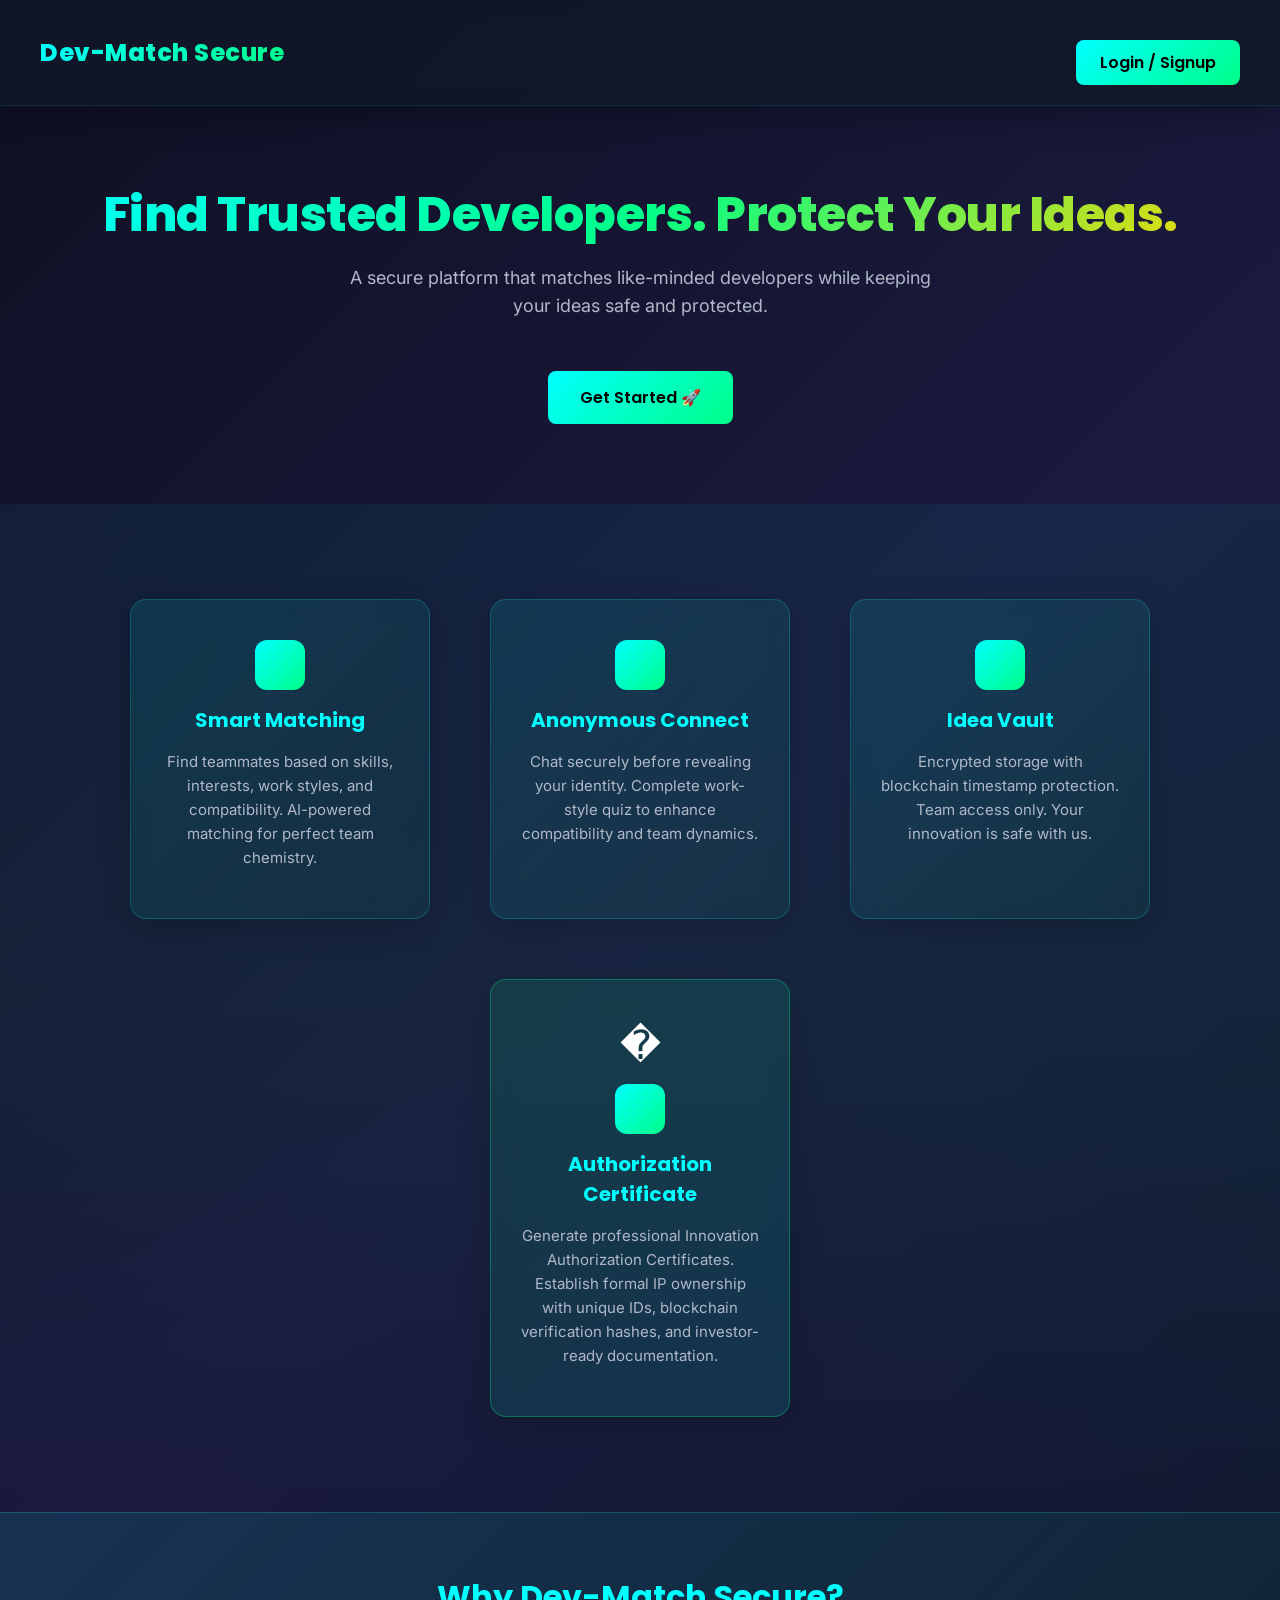
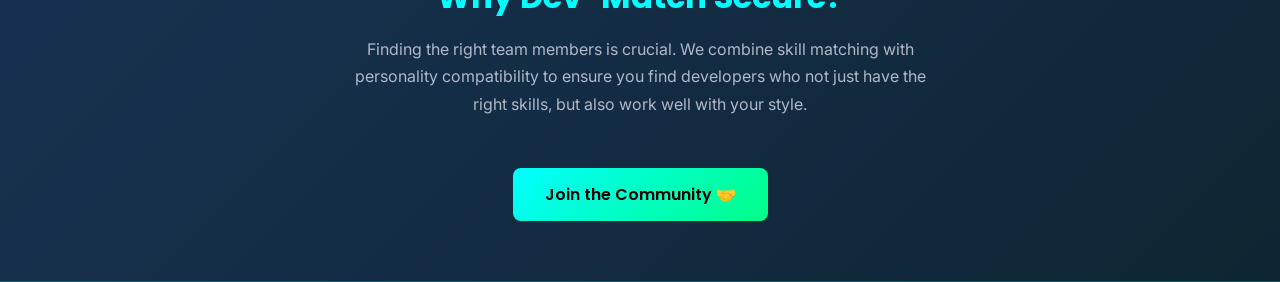
<file: index.html>
<!DOCTYPE html>
<html>
<head>
  <title>Dev-Match Secure</title>
  <link rel="stylesheet" href="style.css">
  <style>
    .features {
      background: linear-gradient(180deg, rgba(0, 255, 255, 0.05) 0%, rgba(0, 255, 136, 0.05) 50%, transparent 100%);
      padding: 80px 40px;
    }

    .features .card h3::before {
      content: "";
      display: block;
      width: 50px;
      height: 50px;
      background: linear-gradient(135deg, #00ffff, #00ff88);
      border-radius: 12px;
      margin: 0 auto 15px;
    }

    .feature-1 h3::before {
      content: "🎯";
      display: flex;
      align-items: center;
      justify-content: center;
      width: 60px;
      height: 60px;
      background: linear-gradient(135deg, rgba(0, 255, 255, 0.2), rgba(0, 255, 136, 0.2));
      font-size: 30px;
    }

    .feature-2 h3::before {
      content: "🔐";
      display: flex;
      align-items: center;
      justify-content: center;
      width: 60px;
      height: 60px;
      background: linear-gradient(135deg, rgba(0, 255, 255, 0.2), rgba(0, 255, 136, 0.2));
      font-size: 30px;
    }

    .feature-3 h3::before {
      content: "🛡️";
      display: flex;
      align-items: center;
      justify-content: center;
      width: 60px;
      height: 60px;
      background: linear-gradient(135deg, rgba(0, 255, 255, 0.2), rgba(0, 255, 136, 0.2));
      font-size: 30px;
    }

    .info-section {
      background: linear-gradient(135deg, rgba(0, 255, 255, 0.1), rgba(0, 255, 136, 0.05));
      padding: 60px 40px;
      text-align: center;
      border-top: 1px solid rgba(0, 255, 255, 0.2);
      border-bottom: 1px solid rgba(0, 255, 255, 0.2);
    }

    .info-section h2 {
      font-family: 'Poppins', sans-serif;
      font-size: 32px;
      font-weight: 700;
      margin-bottom: 15px;
      color: #00ffff;
    }

    .info-section p {
      font-size: 16px;
      color: #b0b8c8;
      max-width: 600px;
      margin: 0 auto 30px;
      line-height: 1.7;
    }
  </style>
</head>

<body>

  <!-- Navbar -->
  <nav class="navbar">
    <h2 class="logo">Dev-Match Secure</h2>
    <button class="start-btn" onclick="goToLogin()" style="background: linear-gradient(135deg, #00ffff, #00ff88); color: #000;">
      Login / Signup
    </button>
  </nav>

  <!-- Hero Section -->
  <section class="hero">
    <h1>Find Trusted Developers. Protect Your Ideas.</h1>
    <p>A secure platform that matches like-minded developers while keeping your ideas safe and protected.</p>
    <button class="start-btn" onclick="goToSignup()">Get Started 🚀</button>
  </section>

  <!-- Features -->
  <section class="features">
    <div class="card feature-1">
      <h3>Smart Matching</h3>
      <p>Find teammates based on skills, interests, work styles, and compatibility. AI-powered matching for perfect team chemistry.</p>
    </div>

    <div class="card feature-2">
      <h3>Anonymous Connect</h3>
      <p>Chat securely before revealing your identity. Complete work-style quiz to enhance compatibility and team dynamics.</p>
    </div>

    <div class="card feature-3">
      <h3>Idea Vault</h3>
      <p>Encrypted storage with blockchain timestamp protection. Team access only. Your innovation is safe with us.</p>
    </div>

    <div class="card" style="background: linear-gradient(135deg, rgba(0, 255, 136, 0.1), rgba(0, 255, 255, 0.1)); border: 1px solid rgba(0, 255, 136, 0.3);">
      <div style="font-size: 40px; margin-bottom: 15px;">�</div>
      <h3>Authorization Certificate</h3>
      <p>Generate professional Innovation Authorization Certificates. Establish formal IP ownership with unique IDs, blockchain verification hashes, and investor-ready documentation.</p>
    </div>
  </section>

  <!-- Info Section -->
  <section class="info-section">
    <h2>Why Dev-Match Secure?</h2>
    <p>Finding the right team members is crucial. We combine skill matching with personality compatibility to ensure you find developers who not just have the right skills, but also work well with your style.</p>
    <button class="start-btn" onclick="goToSignup()">Join the Community 🤝</button>
  </section>

  <script>
    function sendRequest(button) {
      button.innerText = "Request Sent ✅";
      button.disabled = true;
    }
  </script>
  <script src="script.js"></script>

</body>
</html>
</file>
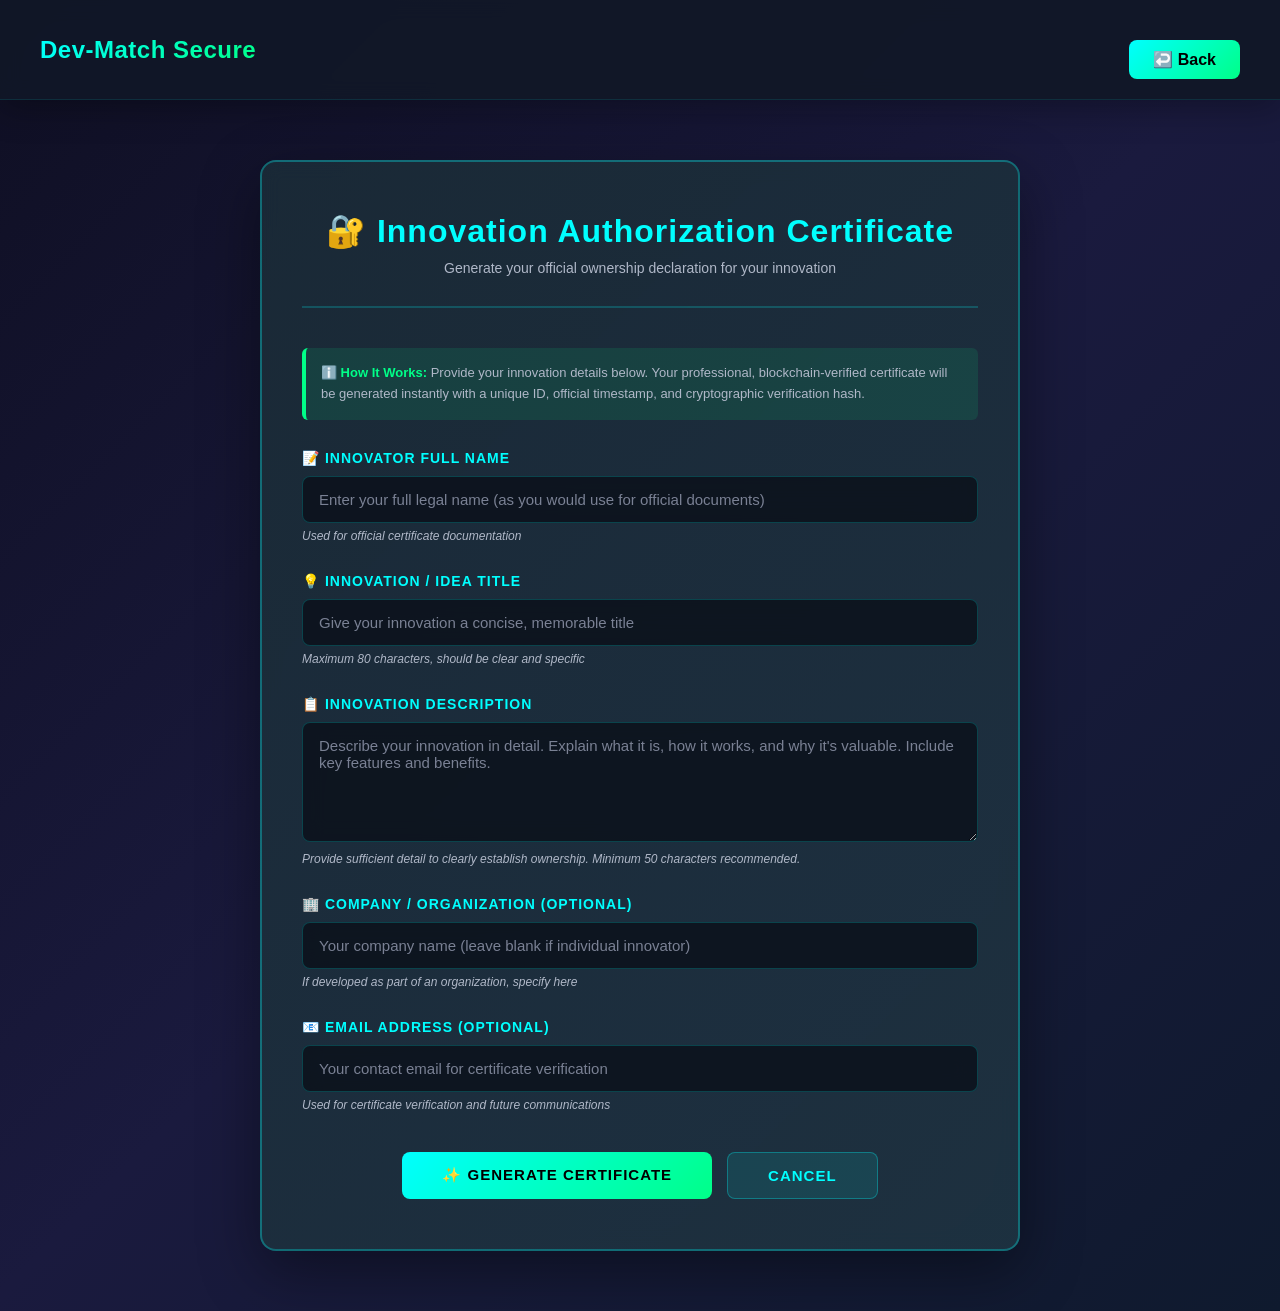
<file: authorization-certificate.html>
<!DOCTYPE html>
<html>
<head>
  <title>Innovation Authorization Certificate</title>
  <link rel="stylesheet" href="style.css">
  <style>
    body {
      background: linear-gradient(135deg, rgba(10, 25, 35, 0.8), rgba(15, 35, 55, 0.8));
    }

    .certificate-view-wrapper {
      max-width: 950px;
      margin: 30px auto;
      padding: 20px;
    }

    .certificate-document {
      background: white;
      color: #1a2332;
      padding: 70px 60px;
      border: 4px solid #1a3a52;
      border-radius: 2px;
      box-shadow: 0 30px 80px rgba(0, 0, 0, 0.5);
      font-family: 'Georgia', serif;
      position: relative;
      page-break-after: avoid;
    }

    /* Decorative corner borders */
    .cert-corner {
      position: absolute;
      width: 50px;
      height: 50px;
      border: 3px solid #1a3a52;
    }

    .cert-corner-tl {
      top: 20px;
      left: 20px;
      border-right: none;
      border-bottom: none;
    }

    .cert-corner-tr {
      top: 20px;
      right: 20px;
      border-left: none;
      border-bottom: none;
    }

    .cert-corner-bl {
      bottom: 20px;
      left: 20px;
      border-right: none;
      border-top: none;
    }

    .cert-corner-br {
      bottom: 20px;
      right: 20px;
      border-left: none;
      border-top: none;
    }

    .cert-header {
      text-align: center;
      margin-bottom: 30px;
      border-bottom: 2px solid #1a3a52;
      padding-bottom: 25px;
    }

    .cert-title {
      font-size: 48px;
      font-weight: bold;
      color: #1a3a52;
      margin: 0;
      letter-spacing: 2px;
      text-transform: uppercase;
    }

    .cert-subtitle {
      font-size: 20px;
      color: #2d4a5f;
      margin: 15px 0 0 0;
      font-style: italic;
      letter-spacing: 1px;
    }

    .cert-seal {
      width: 100px;
      height: 100px;
      margin: 15px auto;
      background: radial-gradient(circle, #00ffff, #00ff88);
      border: 3px solid #1a3a52;
      border-radius: 50%;
      display: flex;
      align-items: center;
      justify-content: center;
      font-size: 40px;
      font-weight: bold;
      color: #fff;
    }

    .cert-top-bar {
      text-align: center;
      font-size: 14px;
      color: #2d4a5f;
      margin-bottom: 25px;
      text-transform: uppercase;
      letter-spacing: 2px;
    }

    .cert-body {
      margin: 30px 0;
      line-height: 1.9;
      font-size: 15px;
      color: #2d4a5f;
    }

    .cert-body p {
      margin: 15px 0;
      text-align: justify;
    }

    .cert-declares {
      text-align: center;
      font-weight: bold;
      font-size: 16px;
      margin: 35px 0 25px 0;
      color: #1a3a52;
      text-transform: uppercase;
      letter-spacing: 2px;
    }

    .legal-statement {
      background: rgba(26, 58, 82, 0.08);
      border-left: 5px solid #1a3a52;
      border-right: 1px solid #1a3a52;
      padding: 25px;
      margin: 25px 0;
      font-size: 14px;
      line-height: 1.8;
      color: #2d4a5f;
    }

    .legal-statement strong {
      color: #1a3a52;
      font-weight: 700;
    }

    .innovation-box {
      background: rgba(0, 255, 136, 0.08);
      border-left: 5px solid #00ff88;
      border-right: 1px solid rgba(0, 255, 136, 0.3);
      padding: 20px;
      margin: 20px 0;
      font-size: 14px;
      line-height: 1.8;
      color: #2d4a5f;
    }

    .innovation-box strong {
      color: #1a3a52;
    }

    .details-grid {
      display: grid;
      grid-template-columns: 1fr 1fr;
      gap: 20px;
      margin: 30px 0;
      font-size: 13px;
    }

    .detail-item {
      background: rgba(26, 58, 82, 0.05);
      padding: 15px;
      border-radius: 4px;
      border: 1px solid rgba(26, 58, 82, 0.2);
    }

    .detail-label {
      font-weight: bold;
      color: #1a3a52;
      font-size: 11px;
      text-transform: uppercase;
      letter-spacing: 1px;
      margin-bottom: 6px;
    }

    .detail-value {
      color: #2d4a5f;
      font-family: 'Courier New', monospace;
      word-wrap: break-word;
      font-size: 12px;
    }

    .blockchain-section {
      background: #f5f5f5;
      padding: 20px;
      border-radius: 4px;
      margin: 25px 0;
      border: 1px solid #ddd;
    }

    .blockchain-label {
      font-weight: bold;
      color: #1a3a52;
      font-size: 12px;
      text-transform: uppercase;
      letter-spacing: 1px;
      margin-bottom: 10px;
    }

    .blockchain-hash {
      background: white;
      padding: 12px;
      border: 1px solid #ddd;
      border-radius: 3px;
      font-family: 'Courier New', monospace;
      font-size: 10px;
      color: #1a3a52;
      word-break: break-all;
      line-height: 1.5;
    }

    .verification-seal {
      text-align: center;
      margin: 35px 0;
      padding: 25px;
      background: linear-gradient(135deg, #1a3a52, #2d4a5f);
      color: white;
      border-radius: 4px;
      font-weight: bold;
      font-size: 14px;
    }

    .seal-statement {
      font-size: 11px;
      margin-top: 12px;
      font-style: italic;
      line-height: 1.6;
      opacity: 0.95;
    }

    .official-stamp {
      text-align: center;
      margin: 30px 0;
      font-size: 12px;
      color: #2d4a5f;
      text-transform: uppercase;
      letter-spacing: 2px;
    }

    .signature-block {
      display: grid;
      grid-template-columns: 1fr 1fr;
      gap: 40px;
      margin-top: 50px;
      font-size: 13px;
    }

    .signature-item {
      text-align: center;
      border-top: 2px solid #1a3a52;
      padding-top: 15px;
    }

    .signature-blank {
      height: 45px;
      margin-bottom: 10px;
    }

    .signature-label {
      font-size: 11px;
      color: #2d4a5f;
      font-weight: bold;
      text-transform: uppercase;
      letter-spacing: 1px;
      margin-top: 10px;
    }

    .signature-title {
      font-weight: bold;
      color: #1a3a52;
      margin: 8px 0 0 0;
      font-size: 12px;
    }

    .timestamp {
      text-align: center;
      font-size: 11px;
      color: #999;
      margin-top: 25px;
      font-style: italic;
    }

    .action-buttons {
      display: flex;
      gap: 15px;
      justify-content: center;
      margin-top: 30px;
      flex-wrap: wrap;
    }

    .btn-action {
      padding: 12px 30px;
      border: none;
      border-radius: 6px;
      font-weight: 600;
      font-size: 14px;
      cursor: pointer;
      font-family: 'Poppins', sans-serif;
      transition: all 0.3s;
      text-transform: uppercase;
      letter-spacing: 1px;
    }

    .btn-print {
      background: linear-gradient(135deg, #1a3a52, #2d4a5f);
      color: white;
    }

    .btn-print:hover {
      transform: translateY(-2px);
      box-shadow: 0 8px 20px rgba(26, 58, 82, 0.3);
    }

    .btn-download {
      background: linear-gradient(135deg, #00ffff, #00ff88);
      color: #000;
    }

    .btn-download:hover {
      transform: translateY(-2px);
      box-shadow: 0 8px 20px rgba(0, 255, 136, 0.3);
    }

    .btn-back {
      background: rgba(26, 58, 82, 0.1);
      color: #1a3a52;
      border: 1px solid rgba(26, 58, 82, 0.3);
    }

    .btn-back:hover {
      background: rgba(26, 58, 82, 0.2);
    }

    @media print {
      body {
        background: white;
      }
      .action-buttons, .navbar {
        display: none !important;
      }
      .certificate-view-wrapper {
        margin: 0;
        padding: 0;
      }
      .certificate-document {
        box-shadow: none;
        border: 1px solid #ccc;
      }
    }

    @media (max-width: 768px) {
      .certificate-document {
        padding: 40px 25px;
      }

      .cert-title {
        font-size: 32px;
      }

      .cert-subtitle {
        font-size: 16px;
      }

      .details-grid {
        grid-template-columns: 1fr;
      }

      .signature-block {
        gap: 20px;
      }
    }
  </style>
</head>
<body>
  <nav class="navbar">
    <h2 class="logo">Dev-Match Secure</h2>
    <div class="navbar-menu">
      <span class="cert-quick-access" title="Generate New Certificate" onclick="goToForm()">📝</span>
      <button class="start-btn" onclick="goBackHome()">Back to Home</button>
    </div>
  </nav>

  <div class="certificate-view-wrapper">
    <div class="certificate-document">
      <!-- Decorative Corners -->
      <div class="cert-corner cert-corner-tl"></div>
      <div class="cert-corner cert-corner-tr"></div>
      <div class="cert-corner cert-corner-bl"></div>
      <div class="cert-corner cert-corner-br"></div>

      <!-- Header -->
      <div class="cert-header">
        <div class="cert-title">Innovation Authorization</div>
        <div class="cert-subtitle">Certificate of Intellectual Property Ownership</div>
        <div class="cert-seal">🔐</div>
        <div class="cert-top-bar">Dev-Match Secure™ Platform</div>
      </div>

      <!-- Opening Statement -->
      <div class="cert-body">
        <p>
          This official <strong>Innovation Authorization Certificate</strong> is hereby issued and granted by Dev-Match Secure, Inc., a recognized platform for intellectual property documentation and developer innovation protection.
        </p>
      </div>

      <!-- Declaration -->
      <div class="cert-declares">TO WHOM IT MAY CONCERN</div>

      <!-- Legal Statement -->
      <div class="legal-statement">
        <strong>WHEREAS,</strong> an individual creator has submitted a detailed and original innovation concept to the Dev-Match Secure platform for protection and peer recognition; and
        <p style="margin: 10px 0;">
          <strong>WHEREAS,</strong> the submitted innovation demonstrates originality, innovation, and potential commercial or strategic value; and
        </p>
        <p style="margin: 10px 0;">
          <strong>NOW, THEREFORE,</strong> this Certificate serves as formal, documented proof of intellectual property ownership and innovation declaration within the Dev-Match Secure ecosystem.
        </p>
      </div>

      <!-- Innovation Details -->
      <div class="innovation-box">
        <strong>💡 INNOVATION PARTICULARS</strong>
        <p style="margin: 12px 0 0 0; font-size: 15px;">
          <strong>Title:</strong> <span id="certIdeaTitle"></span>
        </p>
        <p style="margin: 10px 0 0 0;">
          <strong>Description:</strong>
        </p>
        <p id="certIdeaDescription" style="margin: 8px 0 0 0; font-style: italic; line-height: 1.6;"></p>
      </div>

      <!-- Ownership Affirmation -->
      <div class="cert-declares">OWNERSHIP AFFIRMATION</div>

      <div class="legal-statement">
        <p style="margin: 0;">
          <strong>IT IS HEREBY OFFICIALLY DECLARED AND AFFIRMED</strong> that the undersigned individual maintains full, exclusive, and unequivocal intellectual property ownership of the above-described innovation concept. This declaration affirms:
        </p>
        <ul style="margin: 15px 0; padding-left: 25px; line-height: 1.8;">
          <li>The innovator is the original creator and conceptualizer of this innovation</li>
          <li>All proprietary methodologies, approaches, and intellectual content are original creations</li>
          <li>Full intellectual property rights, title, and interest are retained exclusively by the innovator</li>
          <li>This declaration is made voluntarily, truthfully, and with full legal authority</li>
          <li>The innovator acknowledges the framework and guidelines of Dev-Match Secure platform</li>
        </ul>
      </div>

      <!-- Certificate Details -->
      <div class="details-grid">
        <div class="detail-item">
          <div class="detail-label">Certificate ID</div>
          <div class="detail-value" id="certId">DEV-XXXX-XXXXX</div>
        </div>
        <div class="detail-item">
          <div class="detail-label">Certificate Holder</div>
          <div class="detail-value" id="certHolder">Not Specified</div>
        </div>
        <div class="detail-item">
          <div class="detail-label">Issue Date & Time</div>
          <div class="detail-value" id="certDate">--:-- --</div>
        </div>
        <div class="detail-item">
          <div class="detail-label">Validity Status</div>
          <div class="detail-value" style="color: #00aa00; font-weight: bold;">✓ PERPETUAL</div>
        </div>
      </div>

      <!-- Digital Verification -->
      <div class="legal-statement">
        <strong>🔒 DIGITAL VERIFICATION & BLOCKCHAIN AUTHENTICATION</strong>
        <p style="margin: 12px 0 0 0; font-size: 13px;">
          This Certificate incorporates cryptographic authentication protocols and immutable record-keeping mechanisms. The unique verification hash recorded below serves as cryptographic proof of the authenticity and integrity of this ownership declaration within the Dev-Match Secure distributed ledger system.
        </p>
      </div>

      <!-- Blockchain Hash -->
      <div class="blockchain-section">
        <div class="blockchain-label">🔗 Distributed Ledger Transaction Hash</div>
        <div class="blockchain-hash" id="certHash">0x0000000000000000000000000000000000000000000000000000000000000000</div>
      </div>

      <!-- Verification Seal -->
      <div class="verification-seal">
        ✓ OFFICIAL VERIFICATION SEAL
        <div class="seal-statement">
          This Certificate is officially issued, recorded, and verified by Dev-Match Secure Inc.<br>
          All innovation ownership claims herein are permanently documented in our immutable ledger system.<br>
          <strong>CERTIFICATE STATUS: ISSUED, VERIFIED, AND AUTHORIZED</strong>
        </div>
      </div>

      <!-- Official Statement -->
      <div class="official-stamp">
        OFFICIAL CERTIFICATION STATEMENT<br>
        This certificate embodies the official declaration and authentication of intellectual property ownership<br>
        issued and maintained by Dev-Match Secure Inc.
      </div>

      <!-- Signature Block -->
      <div class="signature-block">
        <div class="signature-item">
          <div class="signature-blank"></div>
          <div class="signature-label">Innovation Creator</div>
          <div class="signature-title" id="certSignatory">----</div>
        </div>
        <div class="signature-item">
          <div style="font-weight: bold; color: #1a3a52; margin-bottom: 55px;">Dev-Match Secure™</div>
          <div class="signature-label">Platform Authority</div>
          <div class="signature-title">Official Certification</div>
        </div>
      </div>

      <!-- Timestamp -->
      <div class="timestamp" id="certTimestamp">
        Issued: --
      </div>
    </div>

    <!-- Action Buttons -->
    <div class="action-buttons">
      <button class="btn-action btn-print" onclick="printCertificate()">🖨️ Print Certificate</button>
      <button class="btn-action btn-download" onclick="downloadCertificate()">⬇️ Download PDF</button>
      <button class="btn-action btn-back" onclick="goBackHome()">↩️ Back Home</button>
    </div>
  </div>

  <script src="script.js"></script>
  <script>
    function generateCertificateID() {
      const year = new Date().getFullYear();
      const random = Math.random().toString(36).substring(2, 7).toUpperCase();
      const timestamp = Date.now().toString().slice(-5);
      return `DEV-${year}-${random}${timestamp}`;
    }

    function generateBlockchainHash() {
      let hash = '0x';
      for(let i = 0; i < 64; i++) {
        hash += Math.floor(Math.random() * 16).toString(16);
      }
      return hash;
    }

    function formatDate(date) {
      const options = {
        year: 'numeric',
        month: 'long',
        day: 'numeric',
        hour: '2-digit',
        minute: '2-digit',
        second: '2-digit',
        timeZoneName: 'short'
      };
      return date.toLocaleDateString('en-US', options);
    }

    window.addEventListener('load', function() {
      // Get data from localStorage
      const authData = localStorage.getItem('innovationAuthData');
      
      if (!authData) {
        alert('No innovation data found. Redirecting to form...');
        window.location.href = 'authorization-form.html';
        return;
      }

      const data = JSON.parse(authData);

      // Generate certificate details
      const certId = generateCertificateID();
      const blockchainHash = generateBlockchainHash();
      const now = new Date();
      const formattedDate = formatDate(now);

      // Populate certificate
      document.getElementById('certIdeaTitle').textContent = data.ideaTitle;
      document.getElementById('certIdeaDescription').textContent = data.ideaDescription;
      document.getElementById('certId').textContent = certId;
      document.getElementById('certHolder').textContent = data.innovatorName;
      document.getElementById('certDate').textContent = formattedDate;
      document.getElementById('certHash').textContent = blockchainHash;
      document.getElementById('certSignatory').textContent = data.innovatorName.split(' ')[0].substring(0, 2).toUpperCase();
      document.getElementById('certTimestamp').textContent = `Issued: ${formattedDate}`;

      // Store certificate data for potential download
      window.certificateData = {
        id: certId,
        hash: blockchainHash,
        innovator: data.innovatorName,
        idea: data.ideaTitle,
        description: data.ideaDescription,
        date: formattedDate
      };
    });

    function printCertificate() {
      window.print();
    }

    function downloadCertificate() {
      alert('📥 PDF Download: Use your browser\'s "Print to PDF" feature (Ctrl+P or Cmd+P) to save as PDF. This preserves the professional formatting perfectly.');
    }

    function goToForm() {
      window.location.href = 'authorization-form.html';
    }

    function goBackHome() {
      // Check where user came from
      const referrer = document.referrer;
      if (referrer.includes('vault.html')) {
        window.location.href = 'vault.html';
      } else if (referrer.includes('authorization-form.html')) {
        window.location.href = 'dashboard.html';
      } else {
        window.location.href = 'dashboard.html';
      }
    }
  </script>
</body>
</html>
</file>
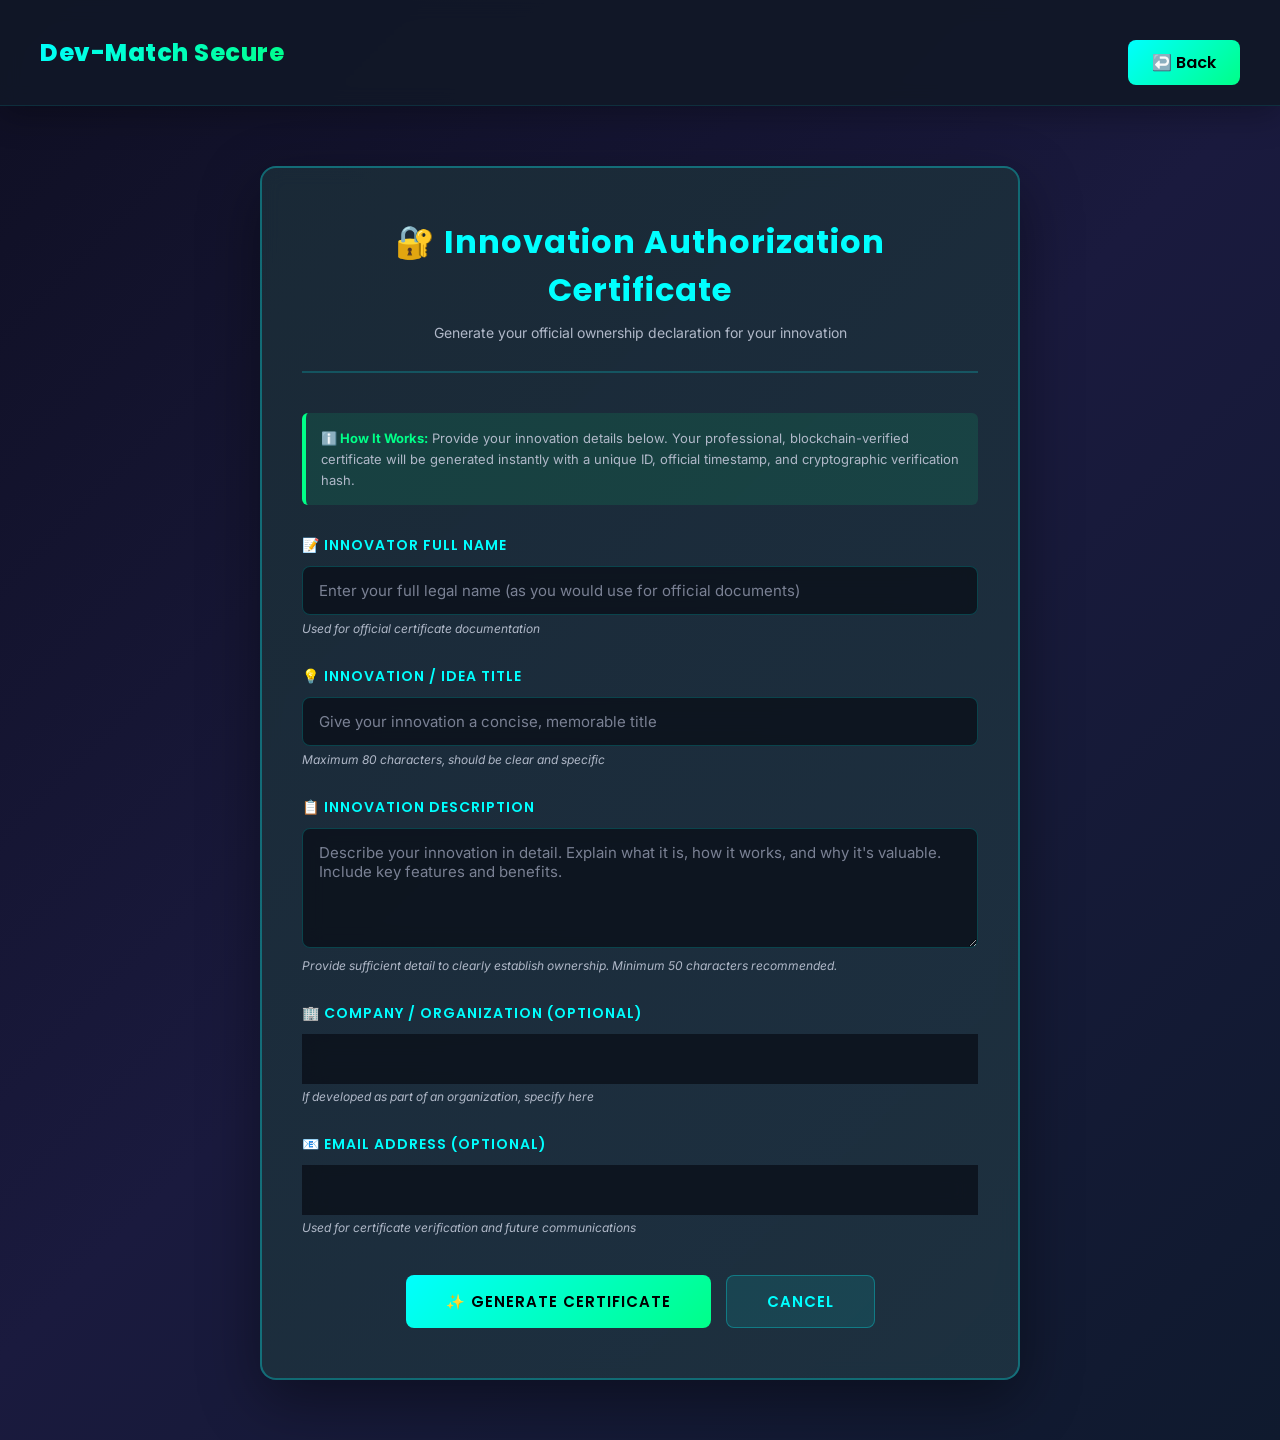
<file: authorization-form.html>
<!DOCTYPE html>
<html>
<head>
  <title>Innovation Authorization Certificate - Form</title>
  <link rel="stylesheet" href="style.css">
  <style>
    .form-wrapper {
      max-width: 800px;
      margin: 40px auto;
      padding: 20px;
    }

    .form-container {
      background: linear-gradient(135deg, rgba(26, 42, 55, 0.95), rgba(30, 50, 65, 0.95));
      border: 2px solid rgba(0, 255, 255, 0.3);
      border-radius: 16px;
      padding: 50px 40px;
      box-shadow: 0 20px 60px rgba(0, 0, 0, 0.4);
      backdrop-filter: blur(10px);
    }

    .form-header {
      text-align: center;
      margin-bottom: 40px;
      border-bottom: 2px solid rgba(0, 255, 255, 0.2);
      padding-bottom: 30px;
    }

    .form-header h1 {
      font-family: 'Poppins', sans-serif;
      font-size: 32px;
      font-weight: 700;
      color: #00ffff;
      margin: 0 0 10px 0;
      letter-spacing: 1px;
    }

    .form-header p {
      color: #b0b8c8;
      font-size: 14px;
      margin: 10px 0 0 0;
    }

    .form-group {
      margin-bottom: 30px;
    }

    .form-label {
      display: block;
      font-weight: 600;
      color: #00ffff;
      margin-bottom: 10px;
      font-family: 'Poppins', sans-serif;
      font-size: 14px;
      text-transform: uppercase;
      letter-spacing: 1px;
    }

    .form-input,
    .form-textarea {
      width: 100%;
      padding: 14px 16px;
      background: rgba(11, 15, 25, 0.8);
      border: 1px solid rgba(0, 255, 255, 0.2);
      border-radius: 8px;
      color: white;
      font-size: 15px;
      font-family: 'Inter', sans-serif;
      box-sizing: border-box;
      transition: all 0.3s;
    }

    .form-input:focus,
    .form-textarea:focus {
      outline: none;
      border-color: #00ffff;
      box-shadow: 0 0 20px rgba(0, 255, 255, 0.3);
      background: rgba(11, 15, 25, 0.95);
    }

    .form-input::placeholder,
    .form-textarea::placeholder {
      color: #7a8194;
    }

    .form-textarea {
      resize: vertical;
      min-height: 120px;
      font-family: 'Inter', sans-serif;
    }

    .form-hint {
      font-size: 12px;
      color: #b0b8c8;
      margin-top: 6px;
      font-style: italic;
    }

    .form-actions {
      display: flex;
      gap: 15px;
      margin-top: 40px;
      justify-content: center;
      flex-wrap: wrap;
    }

    .btn-generate {
      background: linear-gradient(135deg, #00ffff, #00ff88);
      color: #000;
      padding: 14px 40px;
      border: none;
      border-radius: 8px;
      font-weight: 600;
      font-size: 15px;
      cursor: pointer;
      font-family: 'Poppins', sans-serif;
      transition: all 0.3s;
      text-transform: uppercase;
      letter-spacing: 1px;
    }

    .btn-generate:hover {
      background: linear-gradient(135deg, #00ff88, #00ffff);
      transform: translateY(-2px);
      box-shadow: 0 12px 30px rgba(0, 255, 136, 0.4);
    }

    .btn-generate:active {
      transform: translateY(0);
    }

    .btn-cancel {
      background: rgba(0, 255, 255, 0.1);
      color: #00ffff;
      padding: 14px 40px;
      border: 1px solid rgba(0, 255, 255, 0.3);
      border-radius: 8px;
      font-weight: 600;
      font-size: 15px;
      cursor: pointer;
      font-family: 'Poppins', sans-serif;
      transition: all 0.3s;
      text-transform: uppercase;
      letter-spacing: 1px;
    }

    .btn-cancel:hover {
      background: rgba(0, 255, 255, 0.2);
      border-color: rgba(0, 255, 255, 0.5);
    }

    .error-message {
      color: #ff6b6b;
      font-size: 13px;
      margin-top: 6px;
      display: none;
      font-weight: 500;
    }

    .info-box {
      background: rgba(0, 255, 136, 0.1);
      border-left: 4px solid #00ff88;
      padding: 15px;
      border-radius: 6px;
      margin-bottom: 30px;
      font-size: 13px;
      color: #b0b8c8;
      line-height: 1.6;
    }

    .info-box strong {
      color: #00ff88;
    }

    @media (max-width: 768px) {
      .form-container {
        padding: 30px 20px;
      }

      .form-header h1 {
        font-size: 24px;
      }

      .form-actions {
        flex-direction: column;
      }

      .btn-generate, .btn-cancel {
        width: 100%;
      }
    }
  </style>
</head>
<body>
  <nav class="navbar">
    <h2 class="logo">Dev-Match Secure</h2>
    <div class="navbar-menu">
      <button class="start-btn" onclick="goBack()">↩️ Back</button>
    </div>
  </nav>

  <div class="form-wrapper">
    <div class="form-container">
      <div class="form-header">
        <h1>🔐 Innovation Authorization Certificate</h1>
        <p>Generate your official ownership declaration for your innovation</p>
      </div>

      <div class="info-box">
        <strong>ℹ️ How It Works:</strong> Provide your innovation details below. Your professional, blockchain-verified certificate will be generated instantly with a unique ID, official timestamp, and cryptographic verification hash.
      </div>

      <form id="authorizationForm">
        <div class="form-group">
          <label class="form-label">📝 Innovator Full Name</label>
          <input 
            type="text" 
            id="innovatorName" 
            class="form-input" 
            placeholder="Enter your full legal name (as you would use for official documents)"
            required
          >
          <div class="error-message" id="nameError">Please enter your full name</div>
          <div class="form-hint">Used for official certificate documentation</div>
        </div>

        <div class="form-group">
          <label class="form-label">💡 Innovation / Idea Title</label>
          <input 
            type="text" 
            id="ideaTitle" 
            class="form-input" 
            placeholder="Give your innovation a concise, memorable title"
            required
          >
          <div class="error-message" id="titleError">Please enter an innovation title</div>
          <div class="form-hint">Maximum 80 characters, should be clear and specific</div>
        </div>

        <div class="form-group">
          <label class="form-label">📋 Innovation Description</label>
          <textarea 
            id="ideaDescription" 
            class="form-textarea" 
            placeholder="Describe your innovation in detail. Explain what it is, how it works, and why it's valuable. Include key features and benefits."
            required
          ></textarea>
          <div class="error-message" id="descriptionError">Please enter an innovation description (minimum 50 characters)</div>
          <div class="form-hint">Provide sufficient detail to clearly establish ownership. Minimum 50 characters recommended.</div>
        </div>

        <div class="form-group">
          <label class="form-label">🏢 Company / Organization (Optional)</label>
          <input 
            type="text" 
            id="company" 
            class="form-input" 
            placeholder="Your company name (leave blank if individual innovator)"
          >
          <div class="form-hint">If developed as part of an organization, specify here</div>
        </div>

        <div class="form-group">
          <label class="form-label">📧 Email Address (Optional)</label>
          <input 
            type="email" 
            id="email" 
            class="form-input" 
            placeholder="Your contact email for certificate verification"
          >
          <div class="form-hint">Used for certificate verification and future communications</div>
        </div>

        <div class="form-actions">
          <button type="submit" class="btn-generate">
            ✨ Generate Certificate
          </button>
          <button type="button" class="btn-cancel" onclick="goBack()">
            Cancel
          </button>
        </div>
      </form>
    </div>
  </div>

  <script src="script.js"></script>
  <script>
    document.getElementById('authorizationForm').addEventListener('submit', function(e) {
      e.preventDefault();
      
      // Clear all error messages
      document.getElementById('nameError').style.display = 'none';
      document.getElementById('titleError').style.display = 'none';
      document.getElementById('descriptionError').style.display = 'none';

      // Get form values
      const innovatorName = document.getElementById('innovatorName').value.trim();
      const ideaTitle = document.getElementById('ideaTitle').value.trim();
      const ideaDescription = document.getElementById('ideaDescription').value.trim();
      const company = document.getElementById('company').value.trim();
      const email = document.getElementById('email').value.trim();

      // Validation
      let hasErrors = false;

      if (!innovatorName) {
        document.getElementById('nameError').style.display = 'block';
        hasErrors = true;
      }

      if (!ideaTitle) {
        document.getElementById('titleError').style.display = 'block';
        hasErrors = true;
      }

      if (!ideaDescription || ideaDescription.length < 30) {
        document.getElementById('descriptionError').textContent = 
          ideaDescription ? 'Description must be at least 30 characters' : 'Please enter an innovation description';
        document.getElementById('descriptionError').style.display = 'block';
        hasErrors = true;
      }

      if (hasErrors) {
        alert('⚠️ Please fill in all required fields correctly.');
        return;
      }

      // Store form data in localStorage
      const innovationData = {
        innovatorName,
        ideaTitle,
        ideaDescription,
        company,
        email,
        formSubmittedAt: new Date().toISOString()
      };

      localStorage.setItem('innovationAuthData', JSON.stringify(innovationData));

      // Redirect to certificate generation page
      window.location.href = 'authorization-certificate.html';
    });

    function goBack() {
      // Check where user came from
      const referrer = document.referrer;
      if (referrer.includes('vault.html')) {
        window.location.href = 'vault.html';
      } else if (referrer.includes('dashboard.html')) {
        window.location.href = 'dashboard.html';
      } else {
        window.location.href = 'dashboard.html';
      }
    }
  </script>
</body>
</html>
</file>
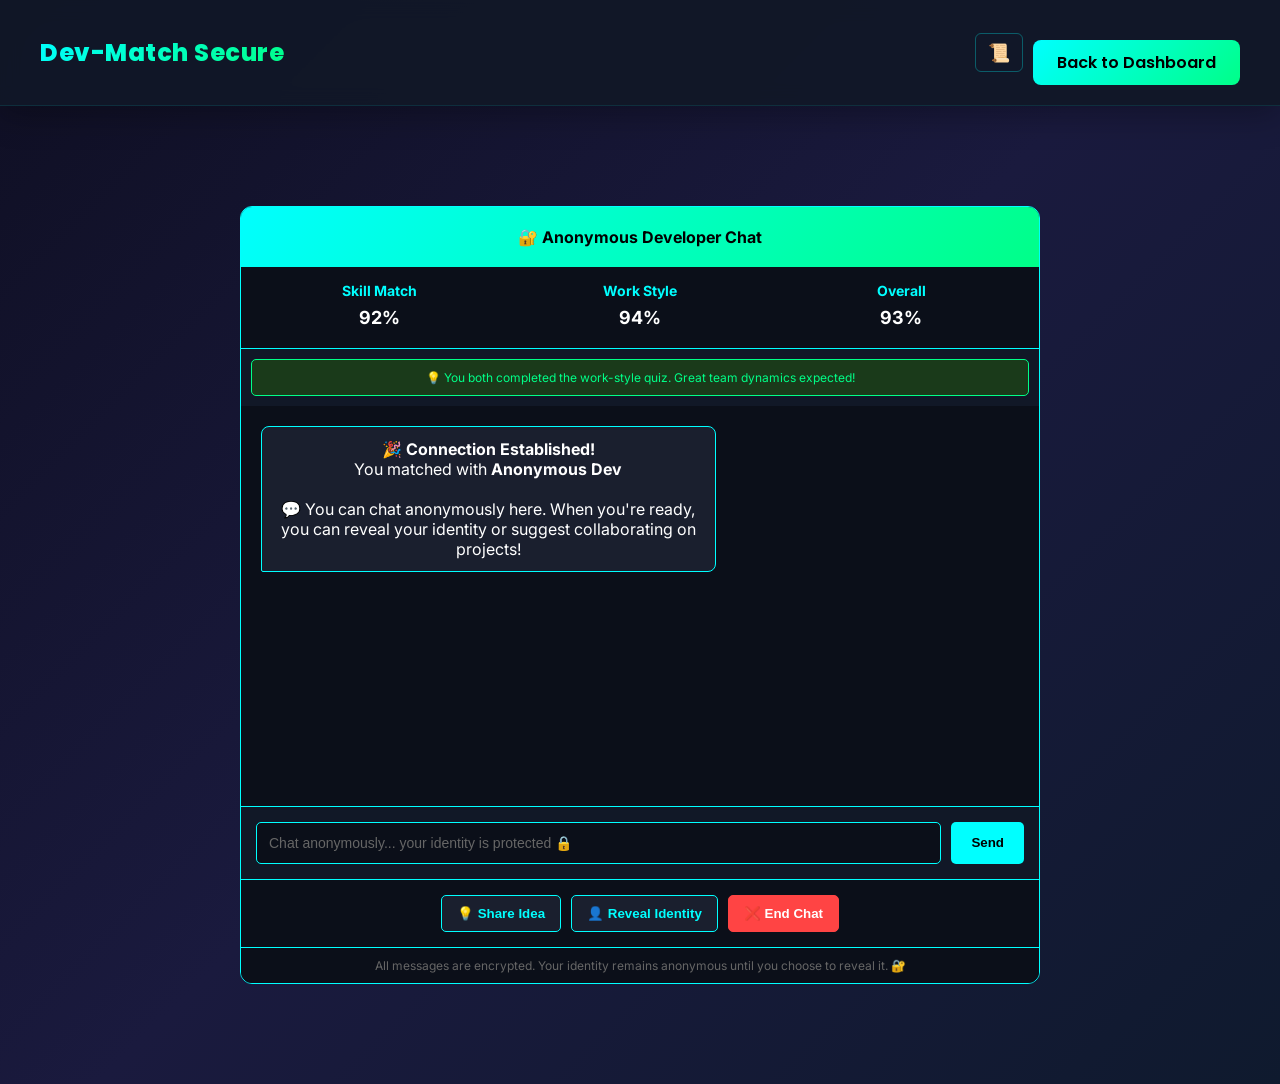
<file: chat.html>
<!DOCTYPE html>
<html>
<head>
  <title>Anonymous Chat</title>
  <link rel="stylesheet" href="style.css">
  <style>
    .chat-wrapper {
      max-width: 800px;
      margin: 20px auto;
      background: #111827;
      border-radius: 12px;
      border: 1px solid #00ffff;
      overflow: hidden;
    }

    .chat-header {
      background: linear-gradient(135deg, #00ffff, #00ff88);
      color: #000;
      padding: 20px;
      text-align: center;
      font-weight: bold;
    }

    .compatibility-banner {
      background: #0b0f19;
      border-bottom: 1px solid #00ffff;
      padding: 15px;
      display: flex;
      justify-content: space-around;
      text-align: center;
      flex-wrap: wrap;
      gap: 15px;
    }

    .compat-item {
      flex: 1;
      min-width: 150px;
    }

    .compat-item h4 {
      margin: 0;
      color: #00ffff;
      font-size: 14px;
    }

    .compat-item p {
      margin: 5px 0 0 0;
      color: #fff;
      font-size: 18px;
      font-weight: bold;
    }

    .chat-container {
      height: 400px;
      overflow-y: auto;
      padding: 20px;
      display: flex;
      flex-direction: column;
      gap: 15px;
      background: #0b0f19;
    }

    .message {
      display: flex;
      margin-bottom: 10px;
      animation: slideIn 0.3s ease-out;
    }

    @keyframes slideIn {
      from {
        opacity: 0;
        transform: translateY(10px);
      }
      to {
        opacity: 1;
        transform: translateY(0);
      }
    }

    .message.user {
      justify-content: flex-end;
    }

    .message.bot {
      justify-content: flex-start;
    }

    .message-content {
      max-width: 60%;
      padding: 12px 15px;
      border-radius: 8px;
      word-wrap: break-word;
    }

    .message.user .message-content {
      background: #00ffff;
      color: #000;
      border-bottom-right-radius: 2px;
    }

    .message.bot .message-content {
      background: #1a1f2e;
      color: #fff;
      border-bottom-left-radius: 2px;
      border: 1px solid #00ffff;
    }

    .chat-input-area {
      background: #111827;
      padding: 15px;
      border-top: 1px solid #00ffff;
      display: flex;
      gap: 10px;
    }

    #chatInput {
      flex: 1;
      padding: 12px;
      background: #0b0f19;
      border: 1px solid #00ffff;
      border-radius: 5px;
      color: #fff;
      font-family: Arial;
    }

    #chatInput::placeholder {
      color: #666;
    }

    #chatInput:focus {
      outline: none;
      border-color: #00ff88;
      box-shadow: 0 0 10px rgba(0, 255, 136, 0.3);
    }

    .send-btn {
      padding: 12px 20px;
      background: #00ffff;
      border: none;
      border-radius: 5px;
      color: #000;
      font-weight: bold;
      cursor: pointer;
      transition: 0.3s;
    }

    .send-btn:hover {
      background: #00ff88;
      transform: translateY(-2px);
    }

    .chat-footer {
      background: #0b0f19;
      padding: 10px;
      text-align: center;
      color: #666;
      font-size: 12px;
      border-top: 1px solid #00ffff;
    }

    .action-buttons {
      display: flex;
      gap: 10px;
      padding: 15px;
      background: #0b0f19;
      border-top: 1px solid #00ffff;
      justify-content: center;
      flex-wrap: wrap;
    }

    .action-btn {
      padding: 10px 15px;
      background: #1a1f2e;
      border: 1px solid #00ffff;
      color: #00ffff;
      border-radius: 5px;
      cursor: pointer;
      font-weight: bold;
      transition: 0.3s;
    }

    .action-btn:hover {
      background: #00ffff;
      color: #000;
    }

    .end-chat-btn {
      background: #ff4444;
      color: #fff;
      border-color: #ff4444;
    }

    .end-chat-btn:hover {
      background: #cc0000;
      color: #fff;
      border-color: #cc0000;
    }

    .match-alert {
      background: #1a3a1a;
      border: 1px solid #00ff88;
      padding: 10px;
      border-radius: 5px;
      color: #00ff88;
      font-size: 12px;
      text-align: center;
    }
  </style>
</head>
<body>
  <nav class="navbar">
    <h2 class="logo">Dev-Match Secure</h2>
    <div class="navbar-menu">
      <span class="cert-quick-access" title="Generate Ownership Certificate" onclick="goToCertificate()">📜</span>
      <button class="start-btn" onclick="goToDashboard()">Back to Dashboard</button>
    </div>
  </nav>

  <section class="hero">
    <div class="chat-wrapper">
      <div class="chat-header">
        🔐 Anonymous Developer Chat
      </div>

      <div class="compatibility-banner" id="compatibilityBanner">
        <div class="compat-item">
          <h4>Skill Match</h4>
          <p id="skillMatch">92%</p>
        </div>
        <div class="compat-item">
          <h4>Work Style</h4>
          <p id="workStyleMatch">94%</p>
        </div>
        <div class="compat-item">
          <h4>Overall</h4>
          <p id="overallCompatibility">93%</p>
        </div>
      </div>

      <div class="match-alert" id="matchAlert" style="margin: 10px;">
        💡 You both completed the work-style quiz. Great team dynamics expected!
      </div>

      <div class="chat-container" id="chatBox"></div>

      <div class="chat-input-area">
        <input 
          type="text" 
          id="chatInput" 
          placeholder="Chat anonymously... your identity is protected 🔒"
          onkeypress="if(event.key==='Enter') sendChatMessage()">
        <button class="send-btn" onclick="sendChatMessage()">Send</button>
      </div>

      <div class="action-buttons">
        <button class="action-btn" onclick="shareIdea()">💡 Share Idea</button>
        <button class="action-btn" onclick="revealIdentity()">👤 Reveal Identity</button>
        <button class="action-btn end-chat-btn" onclick="endChat()">❌ End Chat</button>
      </div>

      <div class="chat-footer">
        All messages are encrypted. Your identity remains anonymous until you choose to reveal it. 🔐
      </div>
    </div>
  </section>

  <script src="script.js"></script>
  <script>
    let matchedDevName = localStorage.getItem("matchedDevName") || "Anonymous Dev";
    let skillMatchPercent = localStorage.getItem("skillMatchPercent") || "92";
    let identityRevealed = false;

    window.addEventListener('load', function() {
      initializeChat();
      displayInitialMessage();
    });

    function initializeChat() {
      const workStyle = JSON.parse(localStorage.getItem("userWorkStyle"));
      
      if(skillMatchPercent) {
        document.getElementById("skillMatch").textContent = skillMatchPercent + "%";
      }
      
      if(workStyle) {
        const workStyleCompat = Math.floor(80 + Math.random() * 20); // 80-100%
        document.getElementById("workStyleMatch").textContent = workStyleCompat + "%";
        
        const skillNum = parseInt(skillMatchPercent);
        const styleNum = workStyleCompat;
        const overall = Math.floor((skillNum + styleNum) / 2);
        document.getElementById("overallCompatibility").textContent = overall + "%";
      }
    }

    function displayInitialMessage() {
      const messageDiv = document.createElement("div");
      messageDiv.className = "message bot";
      messageDiv.innerHTML = `
        <div class="message-content">
          🎉 <strong>Connection Established!</strong><br/>
          You matched with <strong>${matchedDevName}</strong><br/>
          <br/>
          💬 You can chat anonymously here. When you're ready, you can reveal your identity or suggest collaborating on projects!
        </div>
      `;
      document.getElementById("chatBox").appendChild(messageDiv);
      scrollToBottom();
    }

    function sendChatMessage() {
      const input = document.getElementById("chatInput");
      const message = input.value.trim();

      if(!message) return;

      // User message
      const userMsgDiv = document.createElement("div");
      userMsgDiv.className = "message user";
      userMsgDiv.innerHTML = `<div class="message-content">🔐 ${message}</div>`;
      document.getElementById("chatBox").appendChild(userMsgDiv);

      input.value = "";
      scrollToBottom();

      // Simulated response
      setTimeout(() => {
        const responses = [
          "That sounds interesting! Tell me more 🤔",
          "I like your thinking! How would that work? 💭",
          "Cool idea! Are you looking for collaboration? 🚀",
          "I've been working on something similar! 🔧",
          "That aligns with my vision too! 🎯",
          "Let's discuss this further! I'm interested 👍"
        ];

        const randomResponse = responses[Math.floor(Math.random() * responses.length)];
        const botMsgDiv = document.createElement("div");
        botMsgDiv.className = "message bot";
        botMsgDiv.innerHTML = `<div class="message-content">${randomResponse}</div>`;
        document.getElementById("chatBox").appendChild(botMsgDiv);
        scrollToBottom();
      }, 800);
    }

    function scrollToBottom() {
      const chatBox = document.getElementById("chatBox");
      chatBox.scrollTop = chatBox.scrollHeight;
    }

    function shareIdea() {
      const idea = prompt("💡 Share your project idea (keep it concise):");
      if(idea) {
        const messageDiv = document.createElement("div");
        messageDiv.className = "message user";
        messageDiv.innerHTML = `<div class="message-content">💡 <strong>Project Idea:</strong> ${idea}</div>`;
        document.getElementById("chatBox").appendChild(messageDiv);
        
        setTimeout(() => {
          const botMsgDiv = document.createElement("div");
          botMsgDiv.className = "message bot";
          botMsgDiv.innerHTML = `<div class="message-content">⭐ This sounds like a great project! Shall we move to the vault to secure it and add team members? 🔒</div>`;
          document.getElementById("chatBox").appendChild(botMsgDiv);
          scrollToBottom();
        }, 1000);
      }
    }

    function revealIdentity() {
      if(!identityRevealed) {
        const userName = localStorage.getItem("devMatchUser") ? JSON.parse(localStorage.getItem("devMatchUser")).name : "Developer";
        
        const messageDiv = document.createElement("div");
        messageDiv.className = "message user";
        messageDiv.innerHTML = `<div class="message-content">👤 I'm <strong>${userName}</strong> from the platform. Happy to collaborate! 🎉</div>`;
        document.getElementById("chatBox").appendChild(messageDiv);
        
        setTimeout(() => {
          const botMsgDiv = document.createElement("div");
          botMsgDiv.className = "message bot";
          botMsgDiv.innerHTML = `<div class="message-content">Great to meet you, ${userName}! 🤝 Let's make something amazing together!</div>`;
          document.getElementById("chatBox").appendChild(botMsgDiv);
          scrollToBottom();
        }, 1000);
        
        identityRevealed = true;
      } else {
        alert("🔓 Your identity is already revealed!");
      }
    }

    function endChat() {
      if(confirm("❌ End this chat? You can always start a new conversation later.")) {
        alert("Chat ended. You can connect with other developers from your dashboard! 👋");
        window.location.href = "dashboard.html";
      }
    }

    function goToDashboard() {
      window.location.href = "dashboard.html";
    }

    function goToCertificate() {
      window.location.href = "certificate.html";
    }
  </script>
</body>
</html>
</file>
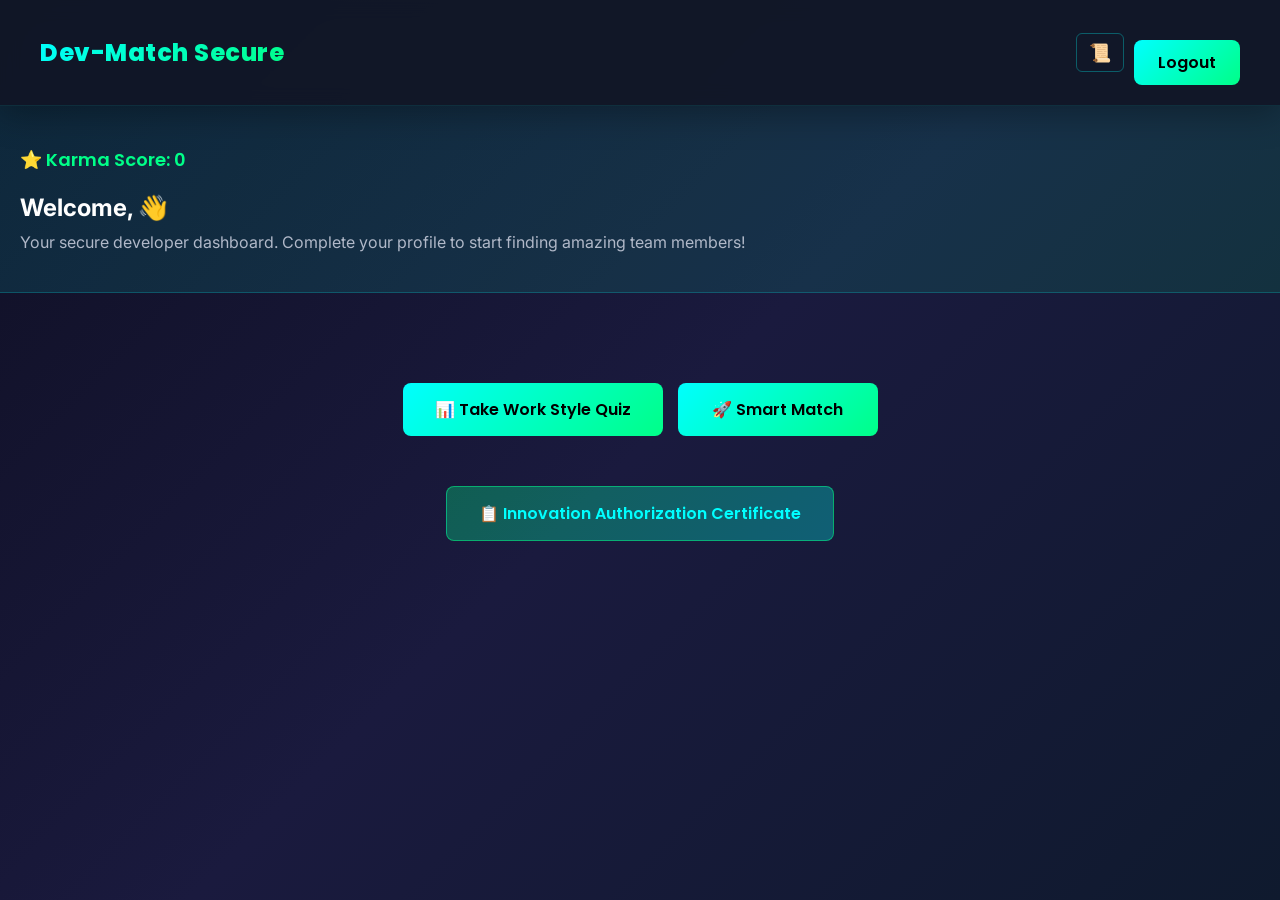
<file: dashboard.html>
<!DOCTYPE html>
<html>
<head>
  <title>Dashboard</title>
  <link rel="stylesheet" href="style.css">
  <style>
    .dashboard-header {
      background: linear-gradient(135deg, rgba(0, 255, 255, 0.1), rgba(0, 255, 136, 0.1));
      border-bottom: 1px solid rgba(0, 255, 255, 0.2);
      padding: 40px 20px;
    }

    .dashboard-header h1 {
      margin-bottom: 10px;
    }

    #karmaScore {
      font-family: 'Poppins', sans-serif;
      font-size: 18px;
      font-weight: 600;
      color: #00ff88;
      margin-bottom: 20px;
    }

    .button-group {
      display: flex;
      gap: 15px;
      justify-content: center;
      flex-wrap: wrap;
      margin: 30px 0;
    }

    .btn-primary {
      background: linear-gradient(135deg, #00ffff, #00ff88);
      color: #000;
    }

    .btn-primary:hover {
      background: linear-gradient(135deg, #00ff88, #00ffff);
    }

    #quizStatusDiv {
      margin-top: 30px;
      padding: 20px;
      background: linear-gradient(135deg, rgba(0, 255, 136, 0.1), rgba(0, 255, 255, 0.1));
      border: 1px solid rgba(0, 255, 136, 0.2);
      border-radius: 12px;
      animation: slideUp 0.6s ease-out;
    }

    #quizStatusDiv p {
      margin: 0;
      font-family: 'Poppins', sans-serif;
      font-weight: 600;
      font-size: 16px;
    }

    .hero {
      padding: 40px 20px;
    }
  </style>
</head>

<body>
  <nav class="navbar">
    <h2 class="logo">Dev-Match Secure</h2>
    <div class="navbar-menu">
      <span class="cert-quick-access" title="Generate Ownership Certificate" onclick="goToCertificate()">📜</span>
      <button class="start-btn" onclick="window.location.href='index.html'">Logout</button>
    </div>
  </nav>

  <section class="dashboard-header">
    <h3 id="karmaScore">⭐ Karma Score: 0</h3>
    <h1>Welcome, <span id="username"></span> 👋</h1>
    <p style="color: #b0b8c8;">Your secure developer dashboard. Complete your profile to start finding amazing team members!</p>
  </section>

  <section class="hero">
    <div class="button-group">
      <button class="start-btn btn-primary" onclick="goToQuiz()" style="min-width: 200px;">
        📊 Take Work Style Quiz
      </button>
      <button class="start-btn" onclick="goToMatch()" style="min-width: 200px;">
        🚀 Smart Match
      </button>
    </div>

    <div id="quizStatusDiv" style="display: none;"></div>

    <div class="button-group" style="margin-top: 30px;">
      <button class="start-btn" onclick="window.location.href='authorization-form.html'" style="background: linear-gradient(135deg, rgba(0, 255, 136, 0.3), rgba(0, 255, 255, 0.3)); border: 1px solid rgba(0, 255, 136, 0.5); color: #00ffff; min-width: 200px;">
        📋 Innovation Authorization Certificate
      </button>
    </div>
  </section>

<script src="script.js"></script>
<script>
  function goToQuiz() {
    window.location.href = "quiz.html";
  }

  window.addEventListener('load', function() {
    const workStyle = localStorage.getItem("userWorkStyle");
    const statusDiv = document.getElementById("quizStatusDiv");
    
    if(workStyle) {
      const style = JSON.parse(workStyle);
      statusDiv.style.display = "block";
      statusDiv.innerHTML = `
        <p>✅ Quiz Completed: ${style.icon} ${style.type}</p>
        <p style="font-size: 14px; color: #b0b8c8; margin-top: 8px;">Your primary strengths: ${style.traits.join(", ")}</p>
        <div style="margin-top: 15px; padding-top: 15px; border-top: 1px solid rgba(0, 255, 255, 0.2);">
          <p style="color: #00ff88; margin: 8px 0;">💼 Suggested Team Role: <strong>${style.teamRole}</strong></p>
          <p style="font-size: 13px; color: #b0b8c8; margin: 8px 0;">${style.roleDesc}</p>
        </div>
      `;
    }
  });
</script>

</body>
</html>
</file>
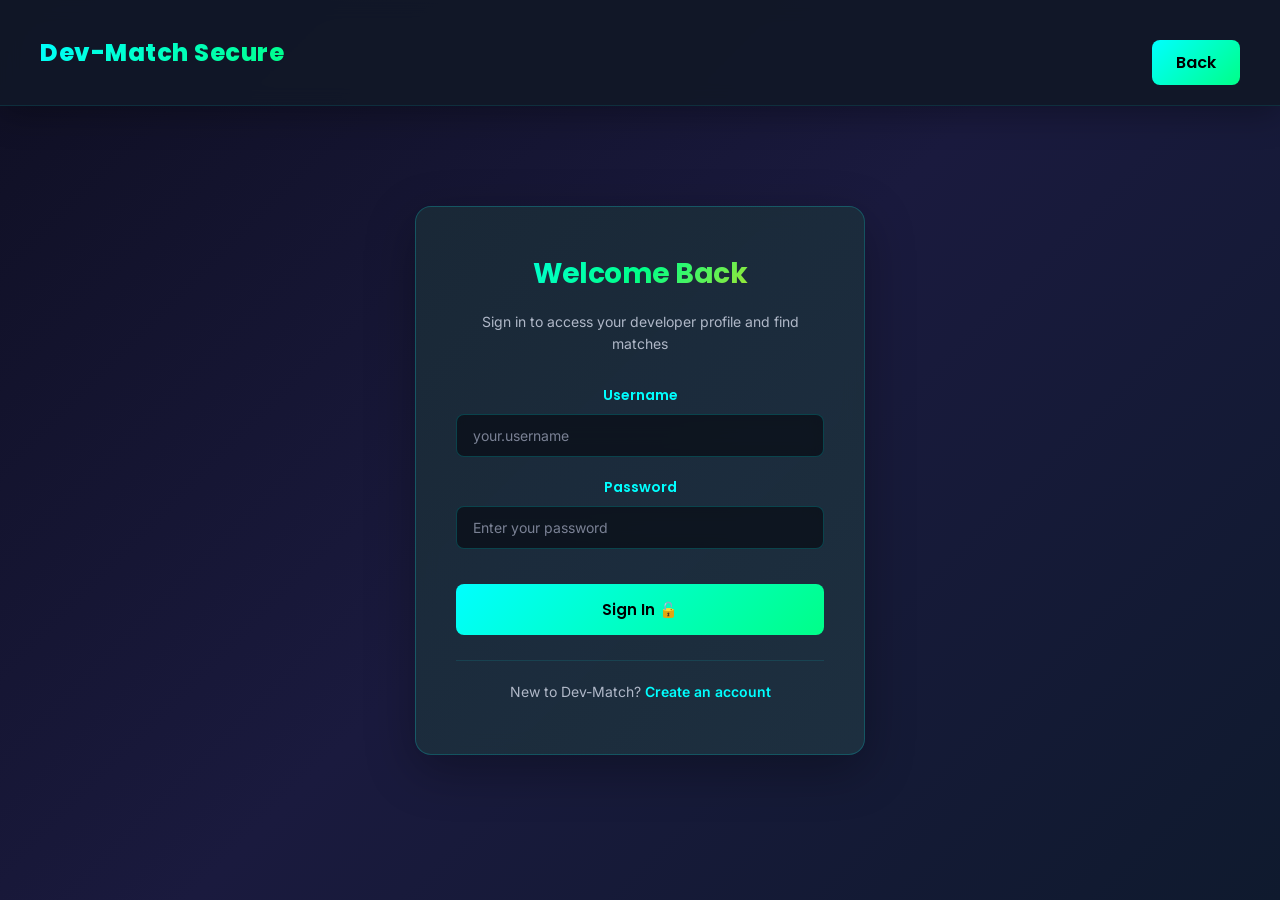
<file: login.html>
<!DOCTYPE html>
<html>
<head>
  <title>Login - Dev Match Secure</title>
  <link rel="stylesheet" href="style.css">
  <style>
    .form-container {
      max-width: 450px;
      margin: 60px auto;
      background: linear-gradient(135deg, rgba(26, 42, 55, 0.9), rgba(30, 50, 65, 0.9));
      padding: 50px 40px;
      border-radius: 16px;
      border: 1px solid rgba(0, 255, 255, 0.2);
      backdrop-filter: blur(10px);
      box-shadow: 0 15px 50px rgba(0, 0, 0, 0.3);
      animation: slideUp 0.6s ease-out;
    }

    .form-container h1 {
      font-family: 'Poppins', sans-serif;
      font-size: 28px;
      font-weight: 700;
      color: #00ffff;
      margin-bottom: 20px;
      text-align: center;
    }

    .form-container p {
      text-align: center;
      color: #b0b8c8;
      margin-bottom: 30px;
      font-size: 14px;
    }

    .form-group {
      margin-bottom: 20px;
    }

    .form-group label {
      display: block;
      font-family: 'Poppins', sans-serif;
      font-weight: 600;
      color: #00ffff;
      margin-bottom: 8px;
      font-size: 14px;
    }

    .form-group input {
      width: 100%;
      padding: 12px 16px;
      background: rgba(11, 15, 25, 0.8);
      border: 1px solid rgba(0, 255, 255, 0.2);
      border-radius: 8px;
      color: white;
      font-size: 14px;
      font-family: 'Inter', sans-serif;
      transition: all 0.3s;
      box-sizing: border-box;
    }

    .form-group input::placeholder {
      color: #7a8194;
    }

    .form-group input:focus {
      outline: none;
      border-color: #00ffff;
      box-shadow: 0 0 15px rgba(0, 255, 255, 0.3);
      background: rgba(11, 15, 25, 0.95);
    }

    .form-container button {
      width: 100%;
      padding: 14px;
      background: linear-gradient(135deg, #00ffff, #00ff88);
      border: none;
      border-radius: 8px;
      color: #000;
      font-weight: 600;
      font-size: 15px;
      cursor: pointer;
      font-family: 'Poppins', sans-serif;
      transition: all 0.3s;
      margin-top: 15px;
    }

    .form-container button:hover {
      background: linear-gradient(135deg, #00ff88, #00ffff);
      transform: translateY(-2px);
      box-shadow: 0 12px 30px rgba(0, 255, 136, 0.3);
    }

    .form-container button:active {
      transform: translateY(0);
    }

    .signup-link {
      text-align: center;
      margin-top: 25px;
      padding-top: 20px;
      border-top: 1px solid rgba(0, 255, 255, 0.1);
    }

    .signup-link p {
      color: #b0b8c8;
      font-size: 14px;
      margin: 0;
    }

    .signup-link a {
      color: #00ffff;
      text-decoration: none;
      font-weight: 600;
      transition: all 0.3s;
    }

    .signup-link a:hover {
      color: #00ff88;
      text-decoration: underline;
    }

    .hero {
      padding: 40px 20px;
    }

    @keyframes slideUp {
      from {
        opacity: 0;
        transform: translateY(30px);
      }
      to {
        opacity: 1;
        transform: translateY(0);
      }
    }
  </style>
</head>

<body>

  <nav class="navbar">
    <h2 class="logo">Dev-Match Secure</h2>
    <button class="start-btn" onclick="window.location.href='index.html'">Back</button>
  </nav>

  <section class="hero">
    <div class="form-container">
      <h1>Welcome Back</h1>
      <p>Sign in to access your developer profile and find matches</p>

      <form onsubmit="loginUser(event)">
        <div class="form-group">
          <label for="username">Username</label>
          <input type="text" id="username" placeholder="your.username" required>
        </div>

        <div class="form-group">
          <label for="password">Password</label>
          <input type="password" id="password" placeholder="Enter your password" required>
        </div>

        <button type="submit" class="start-btn">Sign In 🔓</button>
      </form>

      <div class="signup-link">
        <p>New to Dev-Match? <a href="signup.html">Create an account</a></p>
      </div>
    </div>
  </section>

  <script src="script.js"></script>

</body>
</html>
</file>
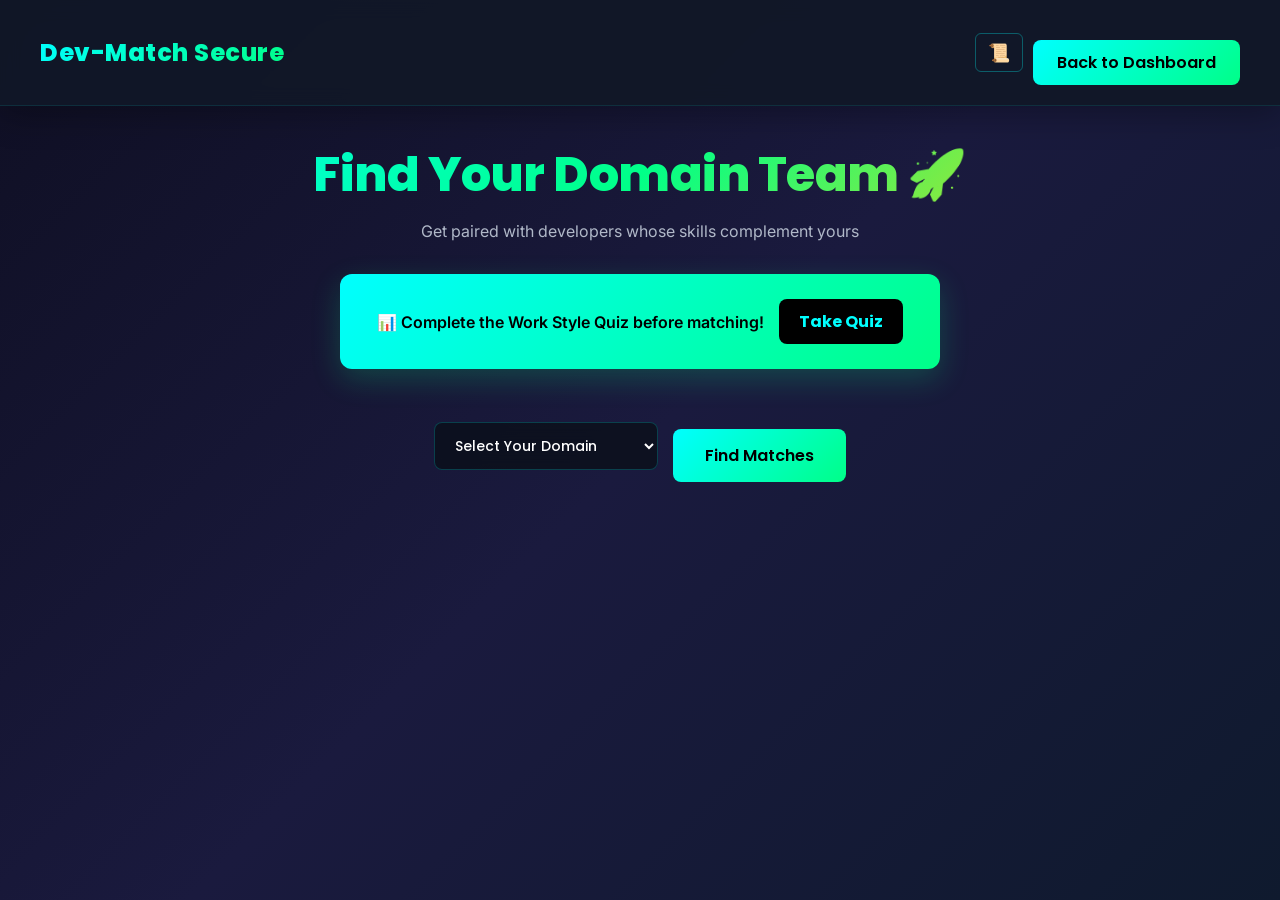
<file: match.html>
<!DOCTYPE html>
<html>
<head>
  <title>Domain Match</title>
  <link rel="stylesheet" href="style.css">
  <style>
    .quiz-banner {
      background: linear-gradient(135deg, #00ffff, #00ff88);
      color: #000;
      padding: 25px;
      border-radius: 12px;
      margin: 30px auto;
      max-width: 600px;
      text-align: center;
      font-weight: 600;
      box-shadow: 0 10px 30px rgba(0, 255, 136, 0.2);
      display: flex;
      align-items: center;
      justify-content: center;
      gap: 15px;
      flex-wrap: wrap;
    }

    .quiz-banner.completed {
      background: linear-gradient(135deg, rgba(0, 255, 136, 0.2), rgba(0, 255, 255, 0.2));
      color: white;
      border: 1px solid rgba(0, 255, 255, 0.3);
    }

    .quiz-info {
      background: rgba(255, 255, 255, 0.1);
      color: #fff;
      padding: 10px 18px;
      border-radius: 20px;
      display: inline-block;
      font-weight: 600;
      font-size: 14px;
      backdrop-filter: blur(10px);
    }

    .quiz-taken {
      background: rgba(0, 255, 136, 0.3);
      color: #00ff88;
    }

    .work-style-tag {
      background: rgba(0, 255, 255, 0.2);
      border: 1px solid #00ffff;
      padding: 10px 15px;
      border-radius: 8px;
      color: #00ffff;
      font-size: 13px;
      font-weight: 600;
      font-family: 'Poppins', sans-serif;
    }

    .match-header {
      text-align: center;
      margin-bottom: 30px;
    }

    .match-header h1 {
      margin-bottom: 15px;
    }

    .match-header p {
      color: #b0b8c8;
      font-size: 16px;
      margin-bottom: 20px;
    }

    #loading {
      text-align: center;
      padding: 40px;
      font-family: 'Poppins', sans-serif;
    }

    #loading h3 {
      font-size: 20px;
      color: #00ff88;
      animation: pulse 2s infinite;
    }

    @keyframes pulse {
      0%, 100% { opacity: 1; }
      50% { opacity: 0.5; }
    }

    .hero {
      padding: 40px 20px;
    }
  </style>
</head>
<body>

  <nav class="navbar">
    <h2 class="logo">Dev-Match Secure</h2>
    <div class="navbar-menu">
      <span class="cert-quick-access" title="Generate Ownership Certificate" onclick="goToCertificate()">📜</span>
      <button class="start-btn" onclick="window.location.href='dashboard.html'">Back to Dashboard</button>
    </div>
  </nav>

  <section class="hero">
    <div class="match-header">
      <h1>Find Your Domain Team 🚀</h1>
      <p>Get paired with developers whose skills complement yours</p>
    </div>

    <div class="quiz-banner" id="quizBanner">
      <span id="quizStatus">📊 Complete the Work Style Quiz before matching!</span>
      <button class="start-btn" onclick="goToQuiz()" style="margin: 0; background: #000; color: #00ffff; font-weight: 700; padding: 10px 20px;">Take Quiz</button>
    </div>

    <div class="match-controls">
      <select id="domainSelect">
        <option value="">Select Your Domain</option>
        <option value="web">🌐 Web Development</option>
        <option value="ai">🤖 Artificial Intelligence</option>
        <option value="cyber">🔐 Cyber Security</option>
        <option value="design">🎨 UI/UX Design</option>
      </select>

      <button onclick="findMatch()" class="start-btn">Find Matches</button>
    </div>

    <div id="loading" style="display:none;">
      <h3>🔍 Activating AI Radar...</h3>
      <div class="radar-container">
        <div class="radar-scanner"></div>
        <div class="radar-ring"></div>
        <div class="radar-ring"></div>
        <div class="radar-ring"></div>
        <div class="radar-center"></div>
        <div class="radar-text">Scanning for matches...</div>
      </div>
    </div>

    <div id="matchResults"></div>

    <div id="successPopup" class="popup">
      🎉 Connection Accepted! Ready to chat?
    </div>
  </section>

  <script src="script.js"></script>
  <script>
    window.addEventListener('load', function() {
      checkQuizStatus();
    });

    function checkQuizStatus() {
      const workStyle = localStorage.getItem("userWorkStyle");
      const quizBanner = document.getElementById("quizBanner");
      
      if(workStyle) {
        const style = JSON.parse(workStyle);
        quizBanner.classList.add("completed");
        quizBanner.innerHTML = `
          <span class="quiz-info quiz-taken">✅ Quiz Completed!</span>
          <span class="work-style-tag">${style.icon} ${style.type}</span>
        `;
      }
    }

    function goToQuiz() {
      window.location.href = "quiz.html";
    }

    function goToCertificate() {
      window.location.href = "certificate.html";
    }
  </script>

</body>
</html>
</file>
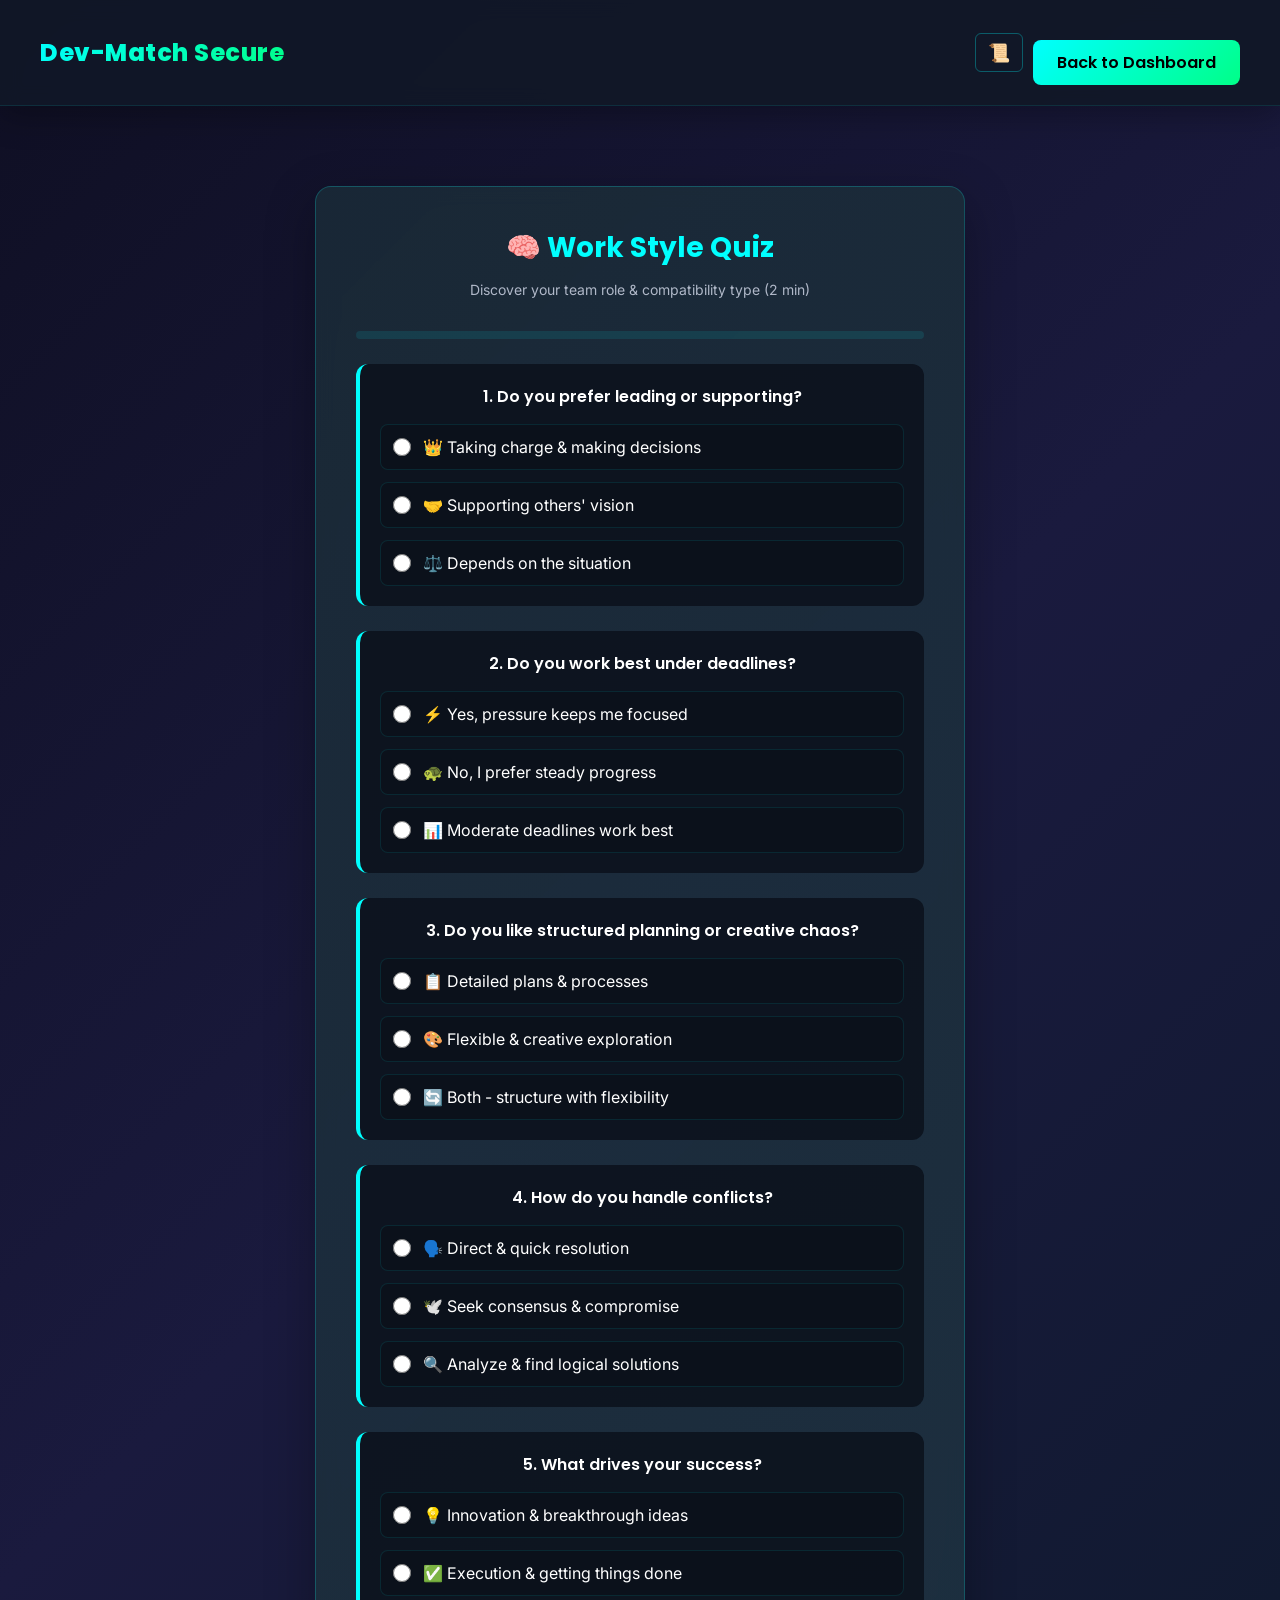
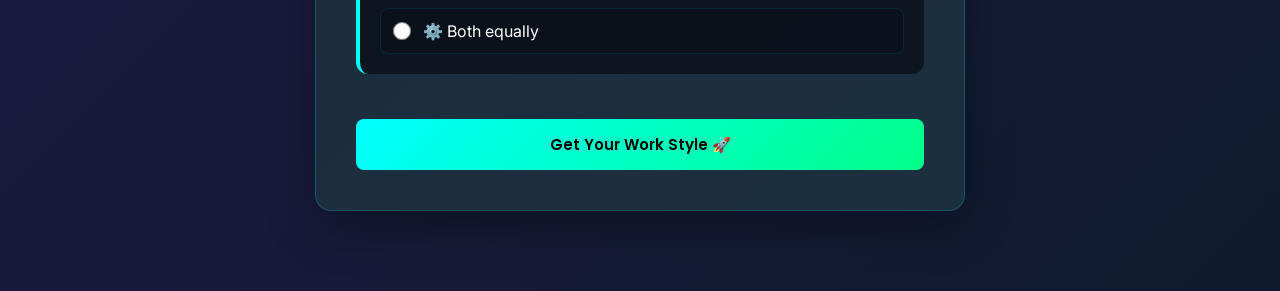
<file: quiz.html>
<!DOCTYPE html>
<html>
<head>
  <title>Work Style Quiz</title>
  <link rel="stylesheet" href="style.css">
  <style>
    .quiz-container {
      max-width: 650px;
      margin: 40px auto;
      background: linear-gradient(135deg, rgba(26, 42, 55, 0.9), rgba(30, 50, 65, 0.9));
      padding: 40px;
      border-radius: 16px;
      border: 1px solid rgba(0, 255, 255, 0.2);
      backdrop-filter: blur(10px);
      box-shadow: 0 15px 50px rgba(0, 0, 0, 0.3);
      animation: slideUp 0.6s ease-out;
    }
    
    .quiz-header {
      text-align: center;
      margin-bottom: 30px;
    }
    
    .quiz-header h2 {
      color: #00ffff;
      font-size: 28px;
      margin: 0 0 10px 0;
      font-family: 'Poppins', sans-serif;
      font-weight: 700;
    }
    
    .quiz-header p {
      color: #b0b8c8;
      font-size: 14px;
      margin: 0;
    }
    
    .question {
      margin-bottom: 25px;
      padding: 20px;
      background: rgba(11, 15, 25, 0.8);
      border-radius: 12px;
      border-left: 4px solid #00ffff;
      transition: all 0.3s;
    }

    .question:hover {
      background: rgba(11, 15, 25, 0.95);
      border-left-color: #00ff88;
    }
    
    .question h3 {
      margin: 0 0 15px 0;
      color: #fff;
      font-size: 16px;
      font-family: 'Poppins', sans-serif;
      font-weight: 600;
    }
    
    .options {
      display: flex;
      flex-direction: column;
      gap: 12px;
    }
    
    .option {
      display: flex;
      align-items: center;
      padding: 12px;
      background: rgba(11, 15, 25, 0.5);
      border-radius: 8px;
      border: 1px solid rgba(0, 255, 255, 0.1);
      transition: all 0.3s;
    }

    .option:hover {
      background: rgba(0, 255, 255, 0.1);
      border-color: rgba(0, 255, 255, 0.3);
    }
    
    .option input[type="radio"] {
      margin-right: 12px;
      width: 18px;
      height: 18px;
      cursor: pointer;
      accent-color: #00ffff;
    }
    
    .option label {
      cursor: pointer;
      color: #fff;
      flex: 1;
      font-size: 14px;
      font-family: 'Inter', sans-serif;
    }
    
    .progress {
      width: 100%;
      height: 8px;
      background: rgba(0, 255, 255, 0.1);
      border-radius: 4px;
      margin-bottom: 25px;
      overflow: hidden;
    }
    
    .progress-bar {
      height: 100%;
      background: linear-gradient(90deg, #00ffff, #00ff88);
      transition: width 0.3s;
      border-radius: 4px;
    }
    
    .result-container {
      text-align: center;
      padding: 20px 0;
      animation: slideUp 0.6s ease-out;
    }
    
    .work-style-badge {
      background: linear-gradient(135deg, #00ffff, #00ff88);
      color: #000;
      padding: 25px;
      border-radius: 12px;
      margin: 25px 0;
      font-weight: 700;
      font-size: 18px;
      font-family: 'Poppins', sans-serif;
      box-shadow: 0 10px 30px rgba(0, 255, 136, 0.2);
    }

    .work-style-badge span {
      display: block;
      font-size: 14px;
      color: rgba(0, 0, 0, 0.7);
      margin-top: 10px;
      font-weight: 500;
    }
    
    .compatibility-info {
      background: rgba(0, 255, 255, 0.1);
      padding: 20px;
      border-radius: 12px;
      margin: 20px 0;
      border: 1px solid rgba(0, 255, 255, 0.2);
    }
    
    .compatibility-info p {
      margin: 12px 0;
      color: #b0b8c8;
      font-size: 15px;
    }

    .compatibility-info p strong {
      color: #00ffff;
    }

    .quiz-button {
      width: 100%;
      padding: 14px;
      background: linear-gradient(135deg, #00ffff, #00ff88);
      border: none;
      border-radius: 8px;
      color: #000;
      font-weight: 600;
      font-size: 15px;
      cursor: pointer;
      margin-top: 20px;
      font-family: 'Poppins', sans-serif;
      transition: all 0.3s;
    }
    
    .quiz-button:hover {
      background: linear-gradient(135deg, #00ff88, #00ffff);
      transform: translateY(-2px);
      box-shadow: 0 12px 30px rgba(0, 255, 136, 0.3);
    }

    .hero {
      padding: 40px 20px;
    }

    @keyframes slideUp {
      from {
        opacity: 0;
        transform: translateY(30px);
      }
      to {
        opacity: 1;
        transform: translateY(0);
      }
    }
  </style>
</head>
<body>
  <nav class="navbar">
    <h2 class="logo">Dev-Match Secure</h2>
    <div class="navbar-menu">
      <span class="cert-quick-access" title="Generate Ownership Certificate" onclick="goToCertificate()">📜</span>
      <button class="start-btn" onclick="goToDashboard()">Back to Dashboard</button>
    </div>
  </nav>

  <section class="hero">
    <div class="quiz-container" id="quizContainer">
      <div class="quiz-header">
        <h2>🧠 Work Style Quiz</h2>
        <p>Discover your team role & compatibility type (2 min)</p>
      </div>
      
      <div class="progress">
        <div class="progress-bar" id="progressBar" style="width: 0%"></div>
      </div>

      <form id="quizForm">
        <div class="question">
          <h3>1. Do you prefer leading or supporting?</h3>
          <div class="options">
            <label class="option">
              <input type="radio" name="q1" value="leader"> 👑 Taking charge & making decisions
            </label>
            <label class="option">
              <input type="radio" name="q1" value="supporter"> 🤝 Supporting others' vision
            </label>
            <label class="option">
              <input type="radio" name="q1" value="balanced"> ⚖️ Depends on the situation
            </label>
          </div>
        </div>

        <div class="question">
          <h3>2. Do you work best under deadlines?</h3>
          <div class="options">
            <label class="option">
              <input type="radio" name="q2" value="yes"> ⚡ Yes, pressure keeps me focused
            </label>
            <label class="option">
              <input type="radio" name="q2" value="no"> 🐢 No, I prefer steady progress
            </label>
            <label class="option">
              <input type="radio" name="q2" value="moderate"> 📊 Moderate deadlines work best
            </label>
          </div>
        </div>

        <div class="question">
          <h3>3. Do you like structured planning or creative chaos?</h3>
          <div class="options">
            <label class="option">
              <input type="radio" name="q3" value="structured"> 📋 Detailed plans & processes
            </label>
            <label class="option">
              <input type="radio" name="q3" value="creative"> 🎨 Flexible & creative exploration
            </label>
            <label class="option">
              <input type="radio" name="q3" value="hybrid"> 🔄 Both - structure with flexibility
            </label>
          </div>
        </div>

        <div class="question">
          <h3>4. How do you handle conflicts?</h3>
          <div class="options">
            <label class="option">
              <input type="radio" name="q4" value="direct"> 🗣️ Direct & quick resolution
            </label>
            <label class="option">
              <input type="radio" name="q4" value="diplomatic"> 🕊️ Seek consensus & compromise
            </label>
            <label class="option">
              <input type="radio" name="q4" value="analytical"> 🔍 Analyze & find logical solutions
            </label>
          </div>
        </div>

        <div class="question">
          <h3>5. What drives your success?</h3>
          <div class="options">
            <label class="option">
              <input type="radio" name="q5" value="innovation"> 💡 Innovation & breakthrough ideas
            </label>
            <label class="option">
              <input type="radio" name="q5" value="execution"> ✅ Execution & getting things done
            </label>
            <label class="option">
              <input type="radio" name="q5" value="balance"> ⚙️ Both equally
            </label>
          </div>
        </div>

        <button type="submit" class="quiz-button">Get Your Work Style 🚀</button>
      </form>

      <div id="resultContainer" style="display: none;">
        <h2 style="color: #00ffff; font-family: 'Poppins', sans-serif; margin-top: 0;">Your Work Style Profile</h2>
        <div class="work-style-badge" id="workStyleResult"></div>
        <div class="team-role-badge" id="teamRoleResult"></div>
        <p class="role-description" id="roleDescription"></p>
        <div class="compatibility-info">
          <p id="compatibilityText"></p>
          <p id="bestTeamText"></p>
        </div>
        <button class="quiz-button" onclick="goToMatch()" style="width: 100%; margin-top: 20px;">Continue to Matching 🔥</button>
      </div>
    </div>
  </section>

  <script src="script.js"></script>
  <script>
    window.addEventListener('DOMContentLoaded', function() {
      const quizForm = document.getElementById("quizForm");
      
      if(quizForm) {
        quizForm.addEventListener("submit", function(e) {
          e.preventDefault();
          submitQuiz();
        });
      }
    });

    function submitQuiz() {
      const answers = {
        q1: document.querySelector('input[name="q1"]:checked').value,
        q2: document.querySelector('input[name="q2"]:checked').value,
        q3: document.querySelector('input[name="q3"]:checked').value,
        q4: document.querySelector('input[name="q4"]:checked').value,
        q5: document.querySelector('input[name="q5"]:checked').value
      };

      const workStyle = calculateWorkStyle(answers);
      localStorage.setItem("userWorkStyle", JSON.stringify(workStyle));
      
      displayResult(workStyle);
    }

    function calculateWorkStyle(answers) {
      let leaderScore = 0;
      let executorScore = 0;
      let visionaryScore = 0;

      if(answers.q1 === "leader") leaderScore += 3;
      if(answers.q1 === "supporter") executorScore += 2;
      if(answers.q1 === "balanced") { leaderScore++; executorScore++; }

      if(answers.q2 === "yes") visionaryScore += 2;
      if(answers.q2 === "no") executorScore += 2;
      if(answers.q2 === "moderate") leaderScore++;

      if(answers.q3 === "structured") executorScore += 3;
      if(answers.q3 === "creative") visionaryScore += 3;
      if(answers.q3 === "hybrid") { leaderScore += 2; }

      if(answers.q4 === "direct") leaderScore += 2;
      if(answers.q4 === "diplomatic") executorScore += 2;
      if(answers.q4 === "analytical") visionaryScore++;

      if(answers.q5 === "innovation") visionaryScore += 3;
      if(answers.q5 === "execution") executorScore += 3;
      if(answers.q5 === "balance") leaderScore += 2;

      let details = {
        type: "Strategic Builder",
        icon: "🏗️",
        description: "You balance vision with execution",
        bestTeam: "Visionary + Executor",
        traits: ["Strategic", "Decisive", "Balanced"],
        teamRole: "Technical Manager",
        roleDesc: "Lead technical projects while maintaining strategic oversight. Balance innovation with practical execution."
      };

      if(leaderScore > executorScore && leaderScore > visionaryScore) {
        details = {
          type: "Visionary Leader",
          icon: "👑",
          description: "You inspire and drive innovation",
          bestTeam: "Executor + Support",
          traits: ["Visionary", "Leadership", "Innovation"],
          teamRole: "Tech Lead / CTO",
          roleDesc: "Set direction for the team, drive innovation, and inspire others with your vision for the future."
        };
      } else if(executorScore > leaderScore && executorScore > visionaryScore) {
        details = {
          type: "Execution Master",
          icon: "⚡",
          description: "You turn ideas into reality",
          bestTeam: "Visionary + Leader",
          traits: ["Execution", "Reliable", "Detail-oriented"],
          teamRole: "Senior Developer / DevOps Lead",
          roleDesc: "Transform ideas into robust solutions. Your reliability and attention to detail make you a cornerstone of any team."
        };
      } else if(visionaryScore > leaderScore && visionaryScore > executorScore) {
        details = {
          type: "Creative Innovator",
          icon: "🎨",
          description: "You think outside the box",
          bestTeam: "Leader + Executor",
          traits: ["Creative", "Experimental", "Disruptive"],
          teamRole: "Product Designer / Architect",
          roleDesc: "Design innovative solutions that challenge the status quo. Your creative thinking pushes the team forward."
        };
      }

      return { ...details, scores: { leader: leaderScore, executor: executorScore, visionary: visionaryScore } };
    }

    function displayResult(workStyle) {
      document.getElementById("quizForm").style.display = "none";
      document.getElementById("resultContainer").style.display = "block";
      
      document.getElementById("workStyleResult").innerHTML = `${workStyle.icon} <strong>${workStyle.type}</strong><span>${workStyle.description}</span>`;
      document.getElementById("teamRoleResult").innerHTML = `💼 ${workStyle.teamRole}`;
      document.getElementById("roleDescription").innerHTML = workStyle.roleDesc;
      document.getElementById("compatibilityText").innerHTML = `<strong>🤝 Best Team Type:</strong> ${workStyle.bestTeam}`;
      document.getElementById("bestTeamText").innerHTML = `<strong>💪 Your Strengths:</strong> ${workStyle.traits.join(", ")}`;
    }

    function goToDashboard() {
      window.location.href = "dashboard.html";
    }

    function goToMatch() {
      window.location.href = "match.html";
    }
  </script>
</body>
</html>
</file>
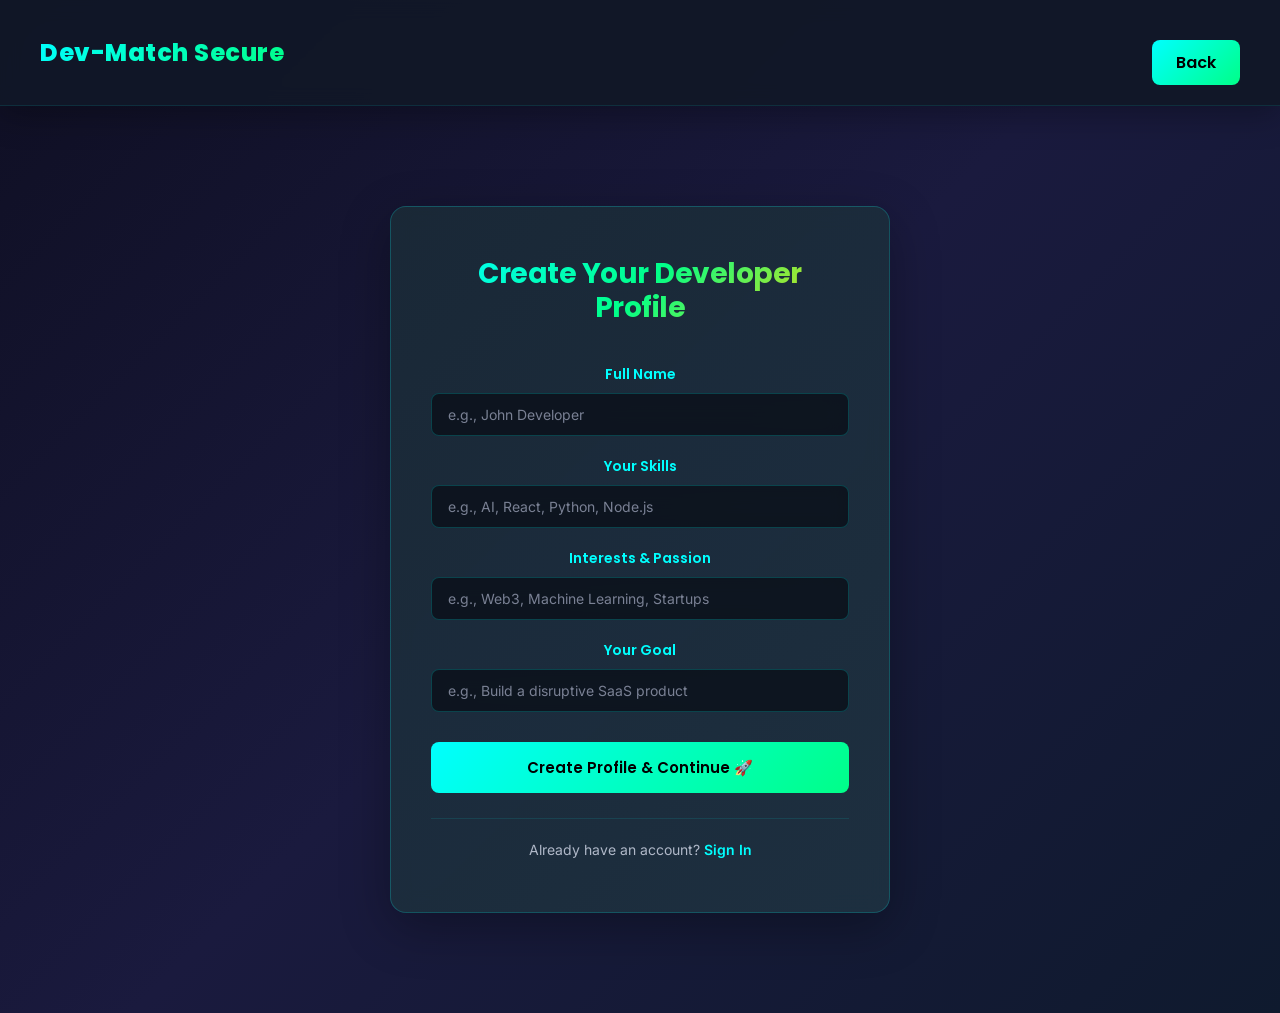
<file: signup.html>
<!DOCTYPE html>
<html>
<head>
  <title>Signup - Dev Match Secure</title>
  <link rel="stylesheet" href="style.css">
  <style>
    .form-container {
      max-width: 500px;
      margin: 40px auto;
      background: linear-gradient(135deg, rgba(26, 42, 55, 0.9), rgba(30, 50, 65, 0.9));
      padding: 50px 40px;
      border-radius: 16px;
      border: 1px solid rgba(0, 255, 255, 0.2);
      backdrop-filter: blur(10px);
      box-shadow: 0 15px 50px rgba(0, 0, 0, 0.3);
      animation: slideUp 0.6s ease-out;
    }

    .form-container h1 {
      font-family: 'Poppins', sans-serif;
      font-size: 28px;
      font-weight: 700;
      color: #00ffff;
      margin-bottom: 30px;
      text-align: center;
    }

    .form-group {
      margin-bottom: 20px;
    }

    .form-group label {
      display: block;
      font-family: 'Poppins', sans-serif;
      font-weight: 600;
      color: #00ffff;
      margin-bottom: 8px;
      font-size: 14px;
    }

    .form-group input {
      width: 100%;
      padding: 12px 16px;
      background: rgba(11, 15, 25, 0.8);
      border: 1px solid rgba(0, 255, 255, 0.2);
      border-radius: 8px;
      color: white;
      font-size: 14px;
      font-family: 'Inter', sans-serif;
      transition: all 0.3s;
      box-sizing: border-box;
    }

    .form-group input::placeholder {
      color: #7a8194;
    }

    .form-group input:focus {
      outline: none;
      border-color: #00ffff;
      box-shadow: 0 0 15px rgba(0, 255, 255, 0.3);
      background: rgba(11, 15, 25, 0.95);
    }

    .form-container button {
      width: 100%;
      padding: 14px;
      background: linear-gradient(135deg, #00ffff, #00ff88);
      border: none;
      border-radius: 8px;
      color: #000;
      font-weight: 600;
      font-size: 15px;
      cursor: pointer;
      font-family: 'Poppins', sans-serif;
      transition: all 0.3s;
      margin-top: 10px;
    }

    .form-container button:hover {
      background: linear-gradient(135deg, #00ff88, #00ffff);
      transform: translateY(-2px);
      box-shadow: 0 12px 30px rgba(0, 255, 136, 0.3);
    }

    .form-container button:active {
      transform: translateY(0);
    }

    .login-link {
      text-align: center;
      margin-top: 25px;
      padding-top: 20px;
      border-top: 1px solid rgba(0, 255, 255, 0.1);
    }

    .login-link p {
      color: #b0b8c8;
      font-size: 14px;
      margin: 0;
    }

    .login-link a {
      color: #00ffff;
      text-decoration: none;
      font-weight: 600;
      transition: all 0.3s;
    }

    .login-link a:hover {
      color: #00ff88;
      text-decoration: underline;
    }

    .hero {
      padding: 60px 20px;
    }

    .hero h1 {
      margin-bottom: 40px;
    }

    @keyframes slideUp {
      from {
        opacity: 0;
        transform: translateY(30px);
      }
      to {
        opacity: 1;
        transform: translateY(0);
      }
    }
  </style>
</head>

<body>

  <nav class="navbar">
    <h2 class="logo">Dev-Match Secure</h2>
    <button class="start-btn" onclick="window.location.href='index.html'">Back</button>
  </nav>

  <section class="hero">
    <div class="form-container">
      <h1>Create Your Developer Profile</h1>

      <form id="signupForm">
        <div class="form-group">
          <label for="name">Full Name</label>
          <input type="text" id="name" placeholder="e.g., John Developer" required>
        </div>

        <div class="form-group">
          <label for="skills">Your Skills</label>
          <input type="text" id="skills" placeholder="e.g., AI, React, Python, Node.js" required>
        </div>

        <div class="form-group">
          <label for="interests">Interests & Passion</label>
          <input type="text" id="interests" placeholder="e.g., Web3, Machine Learning, Startups" required>
        </div>

        <div class="form-group">
          <label for="goals">Your Goal</label>
          <input type="text" id="goals" placeholder="e.g., Build a disruptive SaaS product" required>
        </div>

        <button type="submit" class="start-btn">Create Profile & Continue 🚀</button>
      </form>

      <div class="login-link">
        <p>Already have an account? <a href="login.html">Sign In</a></p>
      </div>
    </div>
  </section>

<script src="script.js"></script>
</body>
</html>
</file>
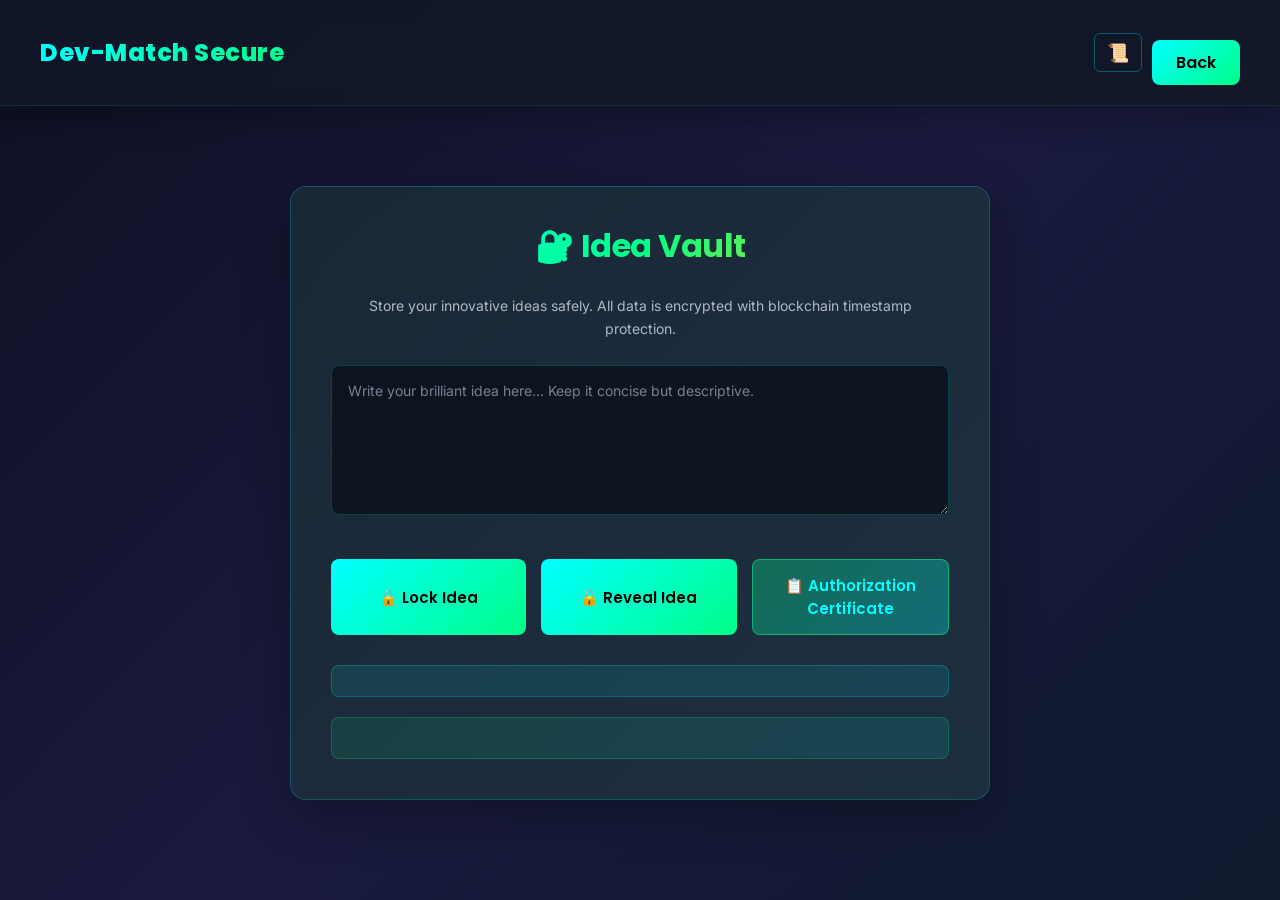
<file: vault.html>
<!DOCTYPE html>
<html>
<head>
  <title>Idea Vault</title>
  <link rel="stylesheet" href="style.css">
  <style>
    .vault-container {
      max-width: 700px;
      margin: 40px auto;
      background: linear-gradient(135deg, rgba(26, 42, 55, 0.9), rgba(30, 50, 65, 0.9));
      padding: 40px;
      border-radius: 16px;
      border: 1px solid rgba(0, 255, 255, 0.2);
      backdrop-filter: blur(10px);
      box-shadow: 0 15px 50px rgba(0, 0, 0, 0.3);
      animation: slideUp 0.6s ease-out;
    }

    .vault-container h1 {
      font-family: 'Poppins', sans-serif;
      font-size: 32px;
      font-weight: 700;
      color: #00ffff;
      margin-top: 0;
      margin-bottom: 30px;
      text-align: center;
    }

    .vault-container p {
      color: #b0b8c8;
      text-align: center;
      margin-bottom: 25px;
      font-size: 14px;
    }

    .vault-container textarea {
      width: 100%;
      padding: 16px;
      background: rgba(11, 15, 25, 0.8);
      border: 1px solid rgba(0, 255, 255, 0.2);
      border-radius: 8px;
      color: white;
      font-size: 14px;
      font-family: 'Inter', sans-serif;
      resize: vertical;
      min-height: 150px;
      transition: all 0.3s;
      box-sizing: border-box;
      margin-bottom: 20px;
    }

    .vault-container textarea:focus {
      outline: none;
      border-color: #00ffff;
      box-shadow: 0 0 15px rgba(0, 255, 255, 0.3);
      background: rgba(11, 15, 25, 0.95);
    }

    .vault-container textarea::placeholder {
      color: #7a8194;
    }

    .button-group {
      display: flex;
      gap: 15px;
      margin-bottom: 30px;
      flex-wrap: wrap;
    }

    .button-group button {
      flex: 1;
      min-width: 150px;
      padding: 14px 20px;
      background: linear-gradient(135deg, #00ffff, #00ff88);
      border: none;
      border-radius: 8px;
      color: #000;
      font-weight: 600;
      font-size: 15px;
      cursor: pointer;
      font-family: 'Poppins', sans-serif;
      transition: all 0.3s;
    }

    .button-group button:hover {
      background: linear-gradient(135deg, #00ff88, #00ffff);
      transform: translateY(-2px);
      box-shadow: 0 12px 30px rgba(0, 255, 136, 0.3);
    }

    #blockchainStatus {
      padding: 15px;
      border-radius: 8px;
      margin: 20px 0;
      text-align: center;
      font-family: 'Poppins', sans-serif;
      font-weight: 600;
      color: #00ffff;
      background: rgba(0, 255, 255, 0.1);
      border: 1px solid rgba(0, 255, 255, 0.2);
    }

    #vaultDisplay {
      margin-top: 20px;
      padding: 20px;
      background: linear-gradient(135deg, rgba(0, 255, 136, 0.1), rgba(0, 255, 255, 0.1));
      border-radius: 8px;
      border: 1px solid rgba(0, 255, 136, 0.2);
    }

    #vaultDisplay .card {
      background: transparent;
      border: none;
      box-shadow: none;
      padding: 0;
      margin: 0;
    }

    #vaultDisplay h3 {
      color: #00ffff;
      margin-top: 0;
    }

    #vaultDisplay p {
      color: #b0b8c8;
    }

    .hero {
      padding: 40px 20px;
    }

    @keyframes slideUp {
      from {
        opacity: 0;
        transform: translateY(30px);
      }
      to {
        opacity: 1;
        transform: translateY(0);
      }
    }
  </style>
</head>

<body>

  <nav class="navbar">
    <h2 class="logo">Dev-Match Secure</h2>
    <div class="navbar-menu">
      <span class="cert-quick-access" title="Generate Ownership Certificate" onclick="goToCertificate()">📜</span>
      <button class="start-btn" onclick="window.location.href='dashboard.html'">Back</button>
    </div>
  </nav>

  <section class="hero">
    <div class="vault-container">
      <h1>🔐 Idea Vault</h1>
      <p>Store your innovative ideas safely. All data is encrypted with blockchain timestamp protection.</p>

      <textarea id="ideaInput" placeholder="Write your brilliant idea here... Keep it concise but descriptive."></textarea>

      <div class="button-group">
        <button class="start-btn" onclick="saveIdea()">🔒 Lock Idea</button>
        <button class="start-btn" onclick="revealIdea()">🔓 Reveal Idea</button>
        <button class="start-btn" onclick="window.location.href='authorization-form.html'" style="background: linear-gradient(135deg, rgba(0, 255, 136, 0.3), rgba(0, 255, 255, 0.3)); border: 1px solid rgba(0, 255, 136, 0.5); color: #00ffff;">📋 Authorization Certificate</button>
      </div>

      <div id="blockchainStatus"></div>
      <div id="vaultDisplay"></div>
    </div>
  </section>

<script src="script.js"></script>
</body>
</html>
</file>
<file: style.css>
@import url('https://fonts.googleapis.com/css2?family=Poppins:wght@400;500;600;700;800&family=Inter:wght@300;400;500;600;700&display=swap');

* {
  margin: 0;
  padding: 0;
  box-sizing: border-box;
}

body {
  margin: 0;
  font-family: 'Inter', sans-serif;
  background: linear-gradient(135deg, #0f0f23 0%, #1a1a3e 50%, #0f1a2e 100%);
  color: white;
  min-height: 100vh;
}

/* Navbar */
nav, .navbar {
  display: flex;
  justify-content: space-between;
  align-items: center;
  padding: 20px 40px;
  background: rgba(17, 24, 39, 0.95);
  backdrop-filter: blur(10px);
  border-bottom: 1px solid rgba(0, 255, 255, 0.1);
  position: relative;
  z-index: 10;
  box-shadow: 0 8px 32px rgba(0, 0, 0, 0.3);
}

.logo {
  margin: 0;
  font-family: 'Poppins', sans-serif;
  font-size: 24px;
  font-weight: 800;
  background: linear-gradient(135deg, #00ffff, #00ff88);
  -webkit-background-clip: text;
  -webkit-text-fill-color: transparent;
  background-clip: text;
  letter-spacing: 0.5px;
}

nav button, .navbar button {
  background: linear-gradient(135deg, #00ffff, #00ff88);
  color: #000;
  border: none;
  padding: 10px 24px;
  cursor: pointer;
  font-weight: 600;
  border-radius: 8px;
  transition: all 0.3s cubic-bezier(0.4, 0, 0.2, 1);
  font-family: 'Poppins', sans-serif;
}

nav button:hover, .navbar button:hover {
  transform: translateY(-2px);
  box-shadow: 0 12px 24px rgba(0, 255, 136, 0.3);
  background: linear-gradient(135deg, #00ff88, #00ffff);
}

/* Hero Section */
.hero {
  text-align: center;
  padding: 80px 20px;
  animation: fadeIn 0.8s ease-out;
}

@keyframes fadeIn {
  from {
    opacity: 0;
    transform: translateY(20px);
  }
  to {
    opacity: 1;
    transform: translateY(0);
  }
}

.hero h1 {
  font-family: 'Poppins', sans-serif;
  font-size: 48px;
  font-weight: 800;
  margin-bottom: 20px;
  background: linear-gradient(135deg, #00ffff, #00ff88 50%, #FFD700);
  -webkit-background-clip: text;
  -webkit-text-fill-color: transparent;
  background-clip: text;
  line-height: 1.2;
  letter-spacing: -0.5px;
}

.hero p {
  font-size: 18px;
  color: #b0b8c8;
  margin-bottom: 30px;
  max-width: 600px;
  margin-left: auto;
  margin-right: auto;
  line-height: 1.6;
}

/* Buttons */
.start-btn {
  background: linear-gradient(135deg, #00ffff, #00ff88);
  color: #000;
  border: none;
  padding: 14px 32px;
  margin-top: 20px;
  font-size: 16px;
  font-weight: 600;
  cursor: pointer;
  border-radius: 8px;
  transition: all 0.3s cubic-bezier(0.4, 0, 0.2, 1);
  font-family: 'Poppins', sans-serif;
  display: inline-block;
  text-transform: none;
}

.start-btn:hover {
  background: linear-gradient(135deg, #00ff88, #00ffff);
  transform: translateY(-3px);
  box-shadow: 0 15px 35px rgba(0, 255, 136, 0.3);
}

.start-btn:active {
  transform: translateY(-1px);
}

/* Features Section */
.features {
  display: flex;
  justify-content: center;
  gap: 30px;
  padding: 60px 40px;
  flex-wrap: wrap;
  animation: slideUp 0.8s ease-out 0.2s backwards;
}

@keyframes slideUp {
  from {
    opacity: 0;
    transform: translateY(30px);
  }
  to {
    opacity: 1;
    transform: translateY(0);
  }
}

.features .card {
  background: linear-gradient(135deg, rgba(0, 255, 255, 0.1), rgba(0, 255, 136, 0.05));
  padding: 40px 30px;
  border-radius: 16px;
  width: 300px;
  text-align: center;
  border: 1px solid rgba(0, 255, 255, 0.2);
  transition: all 0.3s cubic-bezier(0.4, 0, 0.2, 1);
  backdrop-filter: blur(10px);
  box-shadow: 0 8px 32px rgba(0, 0, 0, 0.2);
}

.features .card:hover {
  transform: translateY(-8px);
  border-color: rgba(0, 255, 136, 0.5);
  box-shadow: 0 20px 50px rgba(0, 255, 136, 0.2);
}

.features .card h3 {
  font-family: 'Poppins', sans-serif;
  font-size: 20px;
  font-weight: 700;
  margin-bottom: 15px;
  color: #00ffff;
}

.features .card p {
  color: #b0b8c8;
  line-height: 1.6;
  font-size: 15px;
}

/* Cards */
.card {
  background: linear-gradient(135deg, rgba(26, 42, 55, 0.8), rgba(30, 50, 65, 0.8));
  padding: 25px;
  margin: 15px;
  border-radius: 16px;
  border: 1px solid rgba(0, 255, 255, 0.2);
  text-align: center;
  backdrop-filter: blur(10px);
  box-shadow: 0 8px 32px rgba(0, 0, 0, 0.3);
  transition: all 0.3s cubic-bezier(0.4, 0, 0.2, 1);
  animation: fadeIn 0.6s ease-out;
}

.card:hover {
  transform: translateY(-5px);
  border-color: rgba(0, 255, 255, 0.5);
  box-shadow: 0 15px 40px rgba(0, 255, 255, 0.2);
}

.card h3 {
  font-family: 'Poppins', sans-serif;
  font-weight: 700;
  font-size: 18px;
  margin-bottom: 12px;
  color: #00ffff;
}

.card h4 {
  font-family: 'Poppins', sans-serif;
  font-weight: 600;
  font-size: 18px;
  color: #00ff88;
  margin: 10px 0;
}

.card p {
  color: #b0b8c8;
  font-size: 14px;
  line-height: 1.5;
  margin: 8px 0;
}

/* Input Elements */
input, select, textarea {
  background: rgba(11, 15, 25, 0.8);
  color: white;
  border: 1px solid rgba(0, 255, 255, 0.2);
  padding: 12px 16px;
  border-radius: 8px;
  font-family: 'Inter', sans-serif;
  font-size: 14px;
  transition: all 0.3s;
  backdrop-filter: blur(10px);
}

input::placeholder, textarea::placeholder {
  color: #7a8194;
}

input:focus, select:focus, textarea:focus {
  outline: none;
  border-color: #00ffff;
  box-shadow: 0 0 20px rgba(0, 255, 255, 0.3);
  background: rgba(11, 15, 25, 0.95);
}

input {
  width: 250px;
}

textarea {
  width: 300px;
  resize: vertical;
  min-height: 100px;
}

.match-controls {
  display: flex;
  justify-content: center;
  align-items: center;
  gap: 15px;
  margin: 40px 0;
  flex-wrap: wrap;
}

.match-controls select {
  padding: 12px 16px;
  min-width: 200px;
  font-family: 'Poppins', sans-serif;
  font-weight: 500;
}

#matchContainer {
  display: flex;
  justify-content: center;
  gap: 20px;
  flex-wrap: wrap;
  padding: 30px;
}

/* Match Results */
#matchResults {
  display: grid;
  grid-template-columns: repeat(auto-fit, minmax(320px, 1fr));
  gap: 25px;
  padding: 40px;
  width: 100%;
  box-sizing: border-box;
}

#matchResults .card {
  width: 100%;
  padding: 30px;
  animation: slideUp 0.6s ease-out;
}

#matchResults .card:nth-child(2) {
  animation-delay: 0.1s;
}

#matchResults .card:nth-child(3) {
  animation-delay: 0.2s;
}

#matchResults .card:nth-child(4) {
  animation-delay: 0.3s;
}

#matchResults .card button {
  width: 100%;
  margin-top: 20px;
  padding: 14px 20px;
  font-size: 15px;
  font-weight: 600;
  background: linear-gradient(135deg, #00ffff, #00ff88);
  border: none;
  border-radius: 8px;
  cursor: pointer;
  color: black;
  transition: all 0.3s;
  font-family: 'Poppins', sans-serif;
}

#matchResults .card button:hover {
  background: linear-gradient(135deg, #00ff88, #00ffff);
  transform: translateY(-3px);
  box-shadow: 0 12px 30px rgba(0, 255, 136, 0.3);
}

/* Tags */
.tag {
  background: linear-gradient(135deg, #00ffff, #00ff88);
  color: #000;
  padding: 6px 14px;
  border-radius: 20px;
  font-size: 12px;
  font-weight: 600;
  margin: 5px 5px 0 0;
  display: inline-block;
  font-family: 'Poppins', sans-serif;
  transition: all 0.3s;
}

.tag:hover {
  transform: scale(1.05);
  box-shadow: 0 4px 12px rgba(0, 255, 136, 0.3);
}

.tags {
  margin: 15px 0;
  display: flex;
  flex-wrap: wrap;
  justify-content: center;
  gap: 8px;
}

/* Verified Badge */
.verified {
  background: linear-gradient(135deg, #00ff88, #00ffff);
  color: black;
  padding: 4px 10px;
  border-radius: 12px;
  font-size: 11px;
  font-weight: 700;
  margin-left: 8px;
  font-family: 'Poppins', sans-serif;
}

/* Popup */
.popup {
  position: fixed;
  bottom: 20px;
  right: 20px;
  background: linear-gradient(135deg, #00ff88, #00ffff);
  color: black;
  padding: 18px 30px;
  border-radius: 12px;
  display: none;
  font-weight: 600;
  box-shadow: 0 15px 40px rgba(0, 255, 136, 0.4);
  animation: slideInRight 0.4s ease-out;
  font-family: 'Poppins', sans-serif;
  z-index: 100;
}

@keyframes slideInRight {
  from {
    opacity: 0;
    transform: translateX(100px);
  }
  to {
    opacity: 1;
    transform: translateX(0);
  }
}

/* Additional Button Styles */
.send-request-btn {
  background: linear-gradient(135deg, #00ffff, #00ff88) !important;
  color: black !important;
  font-weight: 600 !important;
  border-radius: 8px !important;
  transition: all 0.3s !important;
  font-family: 'Poppins', sans-serif !important;
}

.send-request-btn:hover {
  background: linear-gradient(135deg, #00ff88, #00ffff) !important;
  transform: translateY(-3px) !important;
  box-shadow: 0 12px 30px rgba(0, 255, 136, 0.3) !important;
}

.send-request-btn:disabled {
  background: #4a5568 !important;
  cursor: not-allowed;
  opacity: 0.6;
  box-shadow: none !important;
}

.connect-btn {
  background: linear-gradient(135deg, #00ffff, #00ff88) !important;
  color: black !important;
  font-weight: 600 !important;
  border-radius: 8px !important;
}

.connect-btn:hover {
  background: linear-gradient(135deg, #00ff88, #00ffff) !important;
  transform: translateY(-3px) !important;
}

/* Scrollbar Styling */
::-webkit-scrollbar {
  width: 8px;
}

::-webkit-scrollbar-track {
  background: rgba(0, 0, 0, 0.2);
}

::-webkit-scrollbar-thumb {
  background: linear-gradient(135deg, #00ffff, #00ff88);
  border-radius: 4px;
}

::-webkit-scrollbar-thumb:hover {
  background: linear-gradient(135deg, #00ff88, #00ffff);
}

/* Responsive */
@media (max-width: 768px) {
  .logo {
    font-size: 20px;
  }

  .hero h1 {
    font-size: 32px;
  }

  .hero p {
    font-size: 16px;
  }

  .features {
    padding: 40px 20px;
  }

  .features .card {
    width: 100%;
    max-width: 400px;
  }

  #matchResults {
    grid-template-columns: 1fr;
    padding: 20px;
  }

  .card {
    margin: 10px 0;
  }
}

@media (max-width: 480px) {
  nav, .navbar {
    padding: 15px 20px;
  }

  .hero {
    padding: 40px 15px;
  }

  .hero h1 {
    font-size: 24px;
  }

  .hero p {
    font-size: 14px;
  }

  .start-btn {
    padding: 12px 24px;
    font-size: 14px;
  }

  input {
    width: 100%;
    max-width: 300px;
  }

  textarea {
    width: 100%;
    max-width: 300px;
  }
}

#matchResults .tag {
  background-color: #00ffff;
  color: black;
  padding: 4px 10px;
  border-radius: 12px;
  font-size: 11px;
}

/* AI Radar Animation */
.radar-container {
  position: relative;
  width: 200px;
  height: 200px;
  margin: 30px auto;
  display: flex;
  align-items: center;
  justify-content: center;
}

.radar-ring {
  position: absolute;
  width: 100%;
  height: 100%;
  border: 1px solid rgba(0, 255, 136, 0.5);
  border-radius: 50%;
  animation: radarScan 3s linear infinite;
}

.radar-ring:nth-child(2) {
  animation-delay: -1s;
}

.radar-ring:nth-child(3) {
  animation-delay: -2s;
}

.radar-center {
  position: absolute;
  width: 20px;
  height: 20px;
  background: radial-gradient(circle, #00ffff, #00ff88);
  border-radius: 50%;
  box-shadow: 0 0 20px #00ffff;
  z-index: 10;
  animation: pulse 1.5s ease-in-out infinite;
}

.radar-scanner {
  position: absolute;
  width: 100%;
  height: 100%;
  border: 2px solid transparent;
  border-top-color: #00ff88;
  border-right-color: rgba(0, 255, 136, 0.5);
  border-bottom-color: transparent;
  border-left-color: rgba(0, 255, 255, 0.5);
  border-radius: 50%;
  animation: radarRotate 2s linear infinite;
}

@keyframes radarScan {
  0% {
    transform: scale(0.8);
    opacity: 1;
  }
  100% {
    transform: scale(1.2);
    opacity: 0;
  }
}

@keyframes radarRotate {
  0% {
    transform: rotate(0deg);
  }
  100% {
    transform: rotate(360deg);
  }
}

.radar-text {
  position: absolute;
  bottom: -40px;
  width: 100%;
  text-align: center;
  color: #00ffff;
  font-size: 13px;
  font-weight: 600;
  font-family: 'Poppins', sans-serif;
}

/* Team Role Badge */
.team-role-badge {
  background: linear-gradient(135deg, #00ff88, #00ffff);
  color: #000;
  padding: 15px 25px;
  border-radius: 8px;
  margin: 15px 0;
  font-weight: 700;
  font-size: 16px;
  font-family: 'Poppins', sans-serif;
  display: inline-block;
  box-shadow: 0 8px 25px rgba(0, 255, 136, 0.3);
}

.role-description {
  color: #b0b8c8;
  font-size: 14px;
  margin-top: 10px;
  font-family: 'Inter', sans-serif;
  line-height: 1.6;
}

/* Certificate Quick Access */
.navbar-menu {
  display: flex;
  gap: 10px;
  align-items: center;
}

.cert-quick-access {
  font-size: 18px;
  cursor: pointer;
  transition: all 0.3s;
  color: #00ffff;
  padding: 8px 12px;
  border-radius: 6px;
  border: 1px solid rgba(0, 255, 255, 0.3);
}

.cert-quick-access:hover {
  background: rgba(0, 255, 255, 0.1);
  text-shadow: 0 0 10px rgba(0, 255, 255, 0.5);
}
</file>
